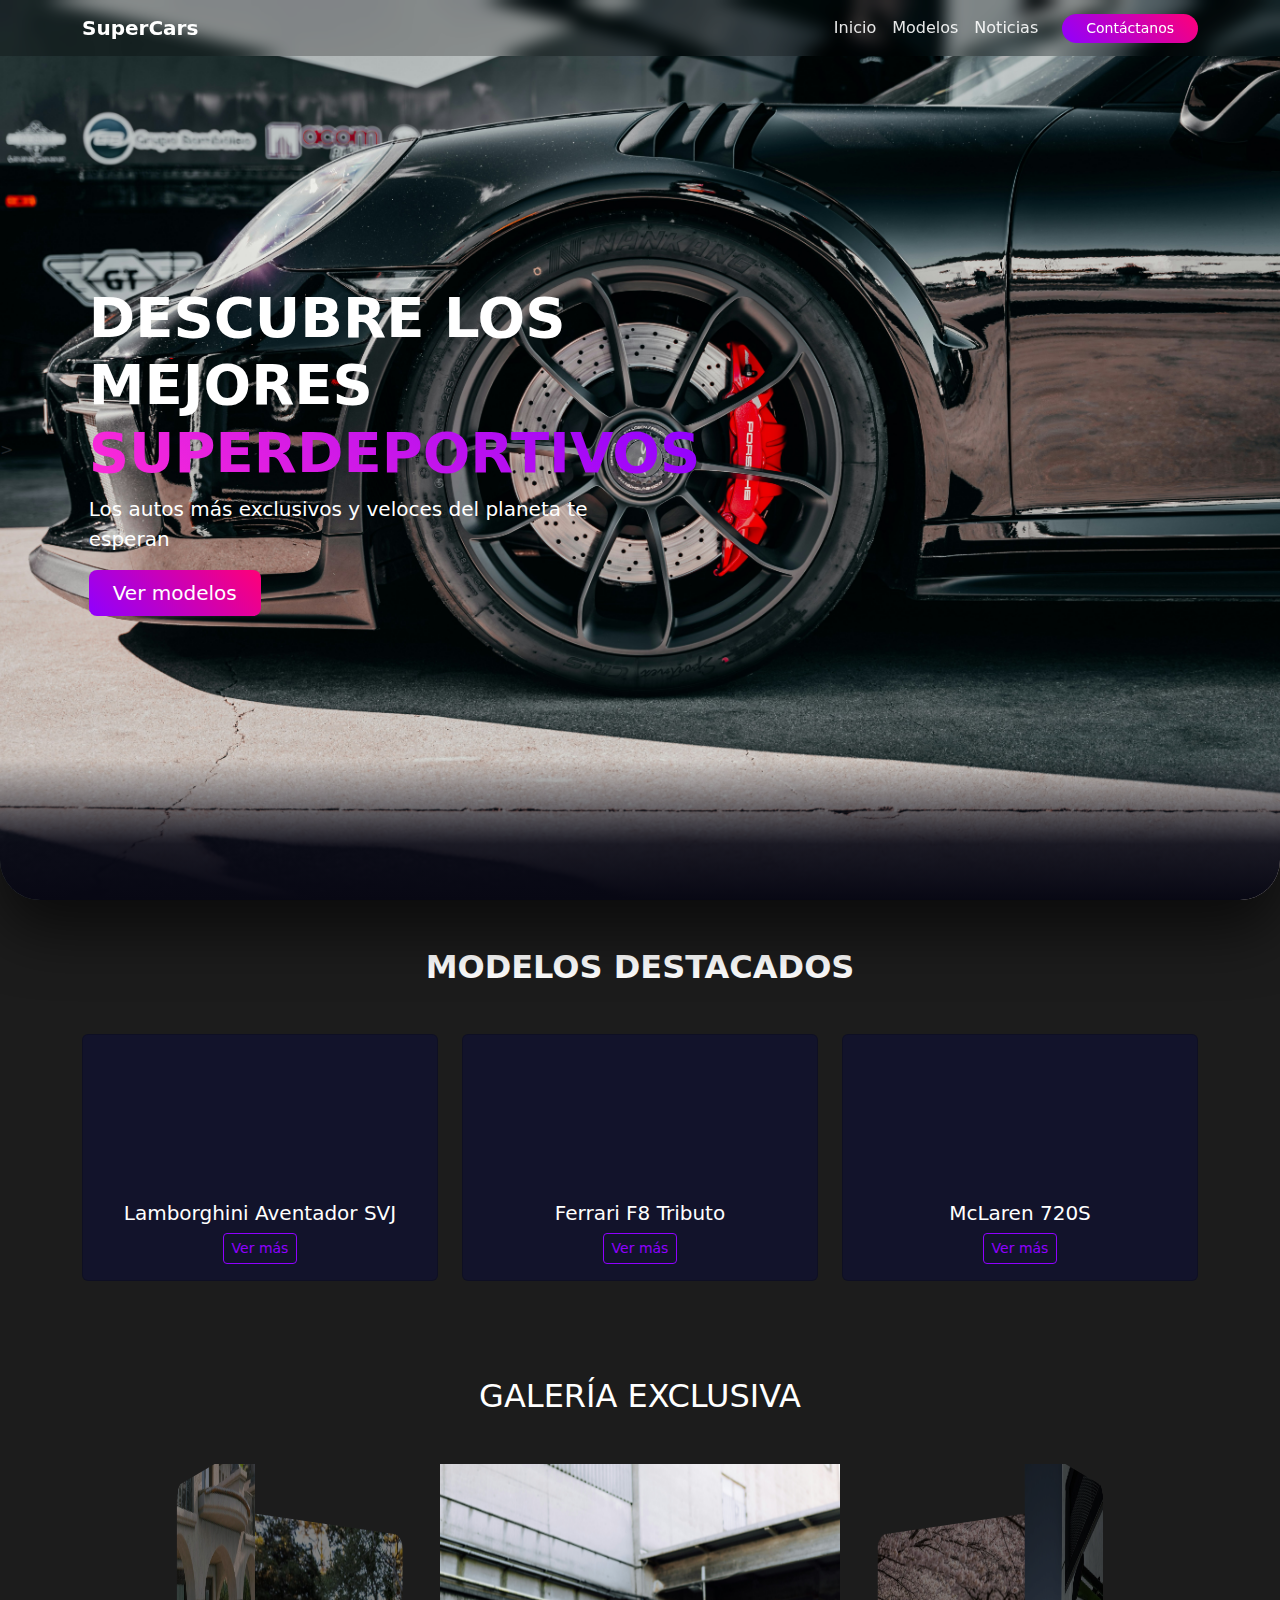
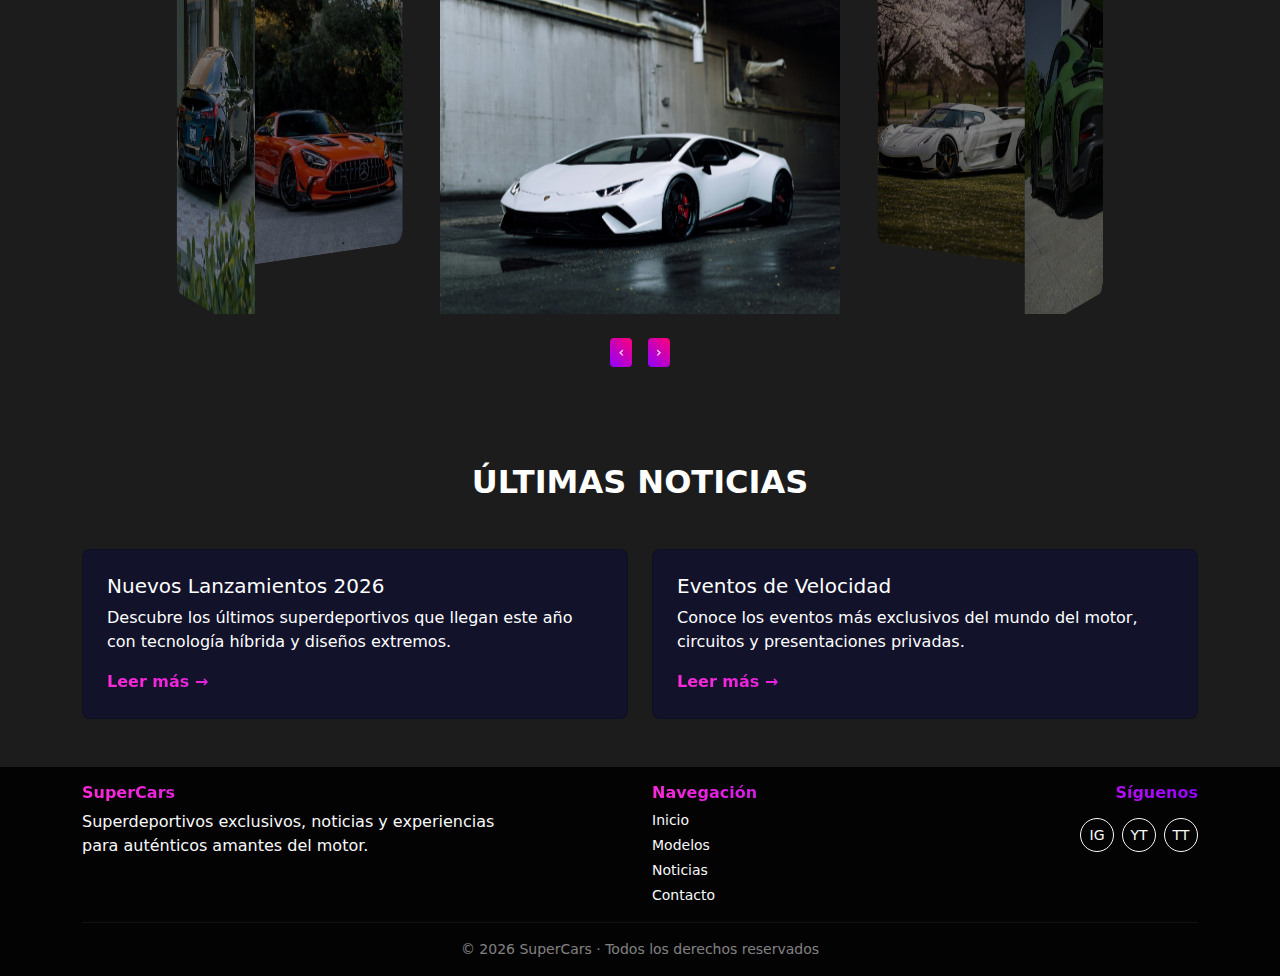
<file: index.html>
<!DOCTYPE html>
<html lang="es">
  <head>
    <meta charset="UTF-8" />
    <title>SuperCars</title>
    <meta name="viewport" content="width=device-width, initial-scale=1" />
    <!-- Bootstrap -->
    <link
      href="https://cdn.jsdelivr.net/npm/bootstrap@5.3.2/dist/css/bootstrap.min.css"
      rel="stylesheet"
    />
    <script src="Js/offcanva.js"></script>
    <script src="Js/carrusel.js"></script>
    <!-- CSS -->
    <link rel="stylesheet" href="css/style.css" />
  </head>
  <body>
    <!-- NAVBAR -->
    <nav
      class="navbar navbar-expand-lg navbar-dark fixed-top navbar-transparent"
    >
      <div class="container">
        <a class="navbar-brand fw-bold" href="index.html">SuperCars</a>
        <button
          class="navbar-toggler"
          type="button"
          data-bs-toggle="collapse"
          data-bs-target="#navbarNav"
        >
          <span class="navbar-toggler-icon"></span>
        </button>
        <div class="collapse navbar-collapse" id="navbarNav">
          <ul class="navbar-nav ms-auto align-items-lg-center">
            <li class="nav-item">
              <a class="nav-link" href="index.html">Inicio</a>
            </li>
            <li class="nav-item">
              <a class="nav-link" href="paginas/modelos.html">Modelos</a>
            </li>
            <li class="nav-item">
              <a class="nav-link" href="paginas/noticias.html">Noticias</a>
            </li>
            <li class="nav-item ms-lg-3">
              <a
                class="btn btn-gradient btn-sm rounded-pill px-4"
                href="paginas/contacto-cuestionario.html"
              >
                Contáctanos
              </a>
            </li>
          </ul>
        </div>
      </div>
    </nav>
    <!-- HERO -->
    <section
      class="hero-image vh-100 position-relative overflow-hidden d-flex align-items-center">
    >
      <div class="hero-overlay position-absolute w-100 h-100"></div>
      <div class="container position-relative">
        <div class="row">
          <div class="col-lg-6 text-white">
            <h1 class="display-4 fw-bold text-uppercase">
              Descubre los mejores<br />
              <span class="text-gradient">Superdeportivos</span>
            </h1>
            <p class="lead">
              Los autos más exclusivos y veloces del planeta te esperan
            </p>
            <a href="#modelos" class="btn btn-gradient btn-lg px-4">
              Ver modelos
            </a>
          </div>
        </div>
      </div>
    </section>
    <!-- MODELOS DESTACADOS -->
    <section class="py-5 text-white" id="modelos">
      <div class="container">
        <h2 class="text-center fw-bold">MODELOS DESTACADOS</h2>
        <div class="row g-4 mt-4">
          <!-- CARD -->
          <div class="col-md-4">
            <div class="card car-card">
              <video class="card-img-top" autoplay muted loop playsinline>
                <source
                  src="https://res.cloudinary.com/doiaqcxy9/video/upload/q_auto,f_auto,w_960/lambo_a9ven2.mp4"
                />
              </video>
              <div class="card-body text-center">
                <h5>Lamborghini Aventador SVJ</h5>
                <button
                  class="btn btn-outline-gradient btn-sm"
                  data-bs-toggle="offcanvas"
                  data-bs-target="#offcanvasCar"
                  data-title="Lamborghini Aventador"
                  data-video="videos/7727416-hd_1920_1080_25fps.mp4"
                  data-desc="Superdeportivo V12 con diseño extremo y prestaciones de alto nivel."
                  data-specs="Motor V12|0–100 km/h: 2.9s|Velocidad máx: 350 km/h"
                >
                  Ver más
                </button>
              </div>
            </div>
          </div>
          <!-- CARD -->
          <div class="col-md-4">
            <div class="card car-card">
              <video class="card-img-top" autoplay muted loop playsinline>
                <source
                  src="https://res.cloudinary.com/doiaqcxy9/video/upload/q_auto,f_auto,w_960/ferrari_rsmypt.mp4"
                  type="video/mp4"
                />
              </video>
              <div class="card-body text-center">
                <h5>Ferrari F8 Tributo</h5>
                <button
                  class="btn btn-outline-gradient btn-sm"
                  data-bs-toggle="offcanvas"
                  data-bs-target="#offcanvasCar"
                  data-title="Ferrari F8 Tributo"
                  data-video="videos/8443861-uhd_3840_2160_30fps.mp4"
                  data-desc="Deportivo italiano con motor V8 biturbo y aerodinámica avanzada."
                  data-specs="Motor V8|0–100 km/h: 2.8s|Velocidad máx: 340 km/h"
                >
                  Ver más
                </button>
              </div>
            </div>
          </div>
          <!-- CARD -->
          <div class="col-md-4">
            <div class="card car-card">
              <video class="card-img-top" autoplay muted loop playsinline>
                <source
                  src="https://res.cloudinary.com/doiaqcxy9/video/upload/q_auto,f_auto,w_960/mcLaren_e2hqgo.mp4"
                />
              </video>
              <div class="card-body text-center">
                <h5>McLaren 720S</h5>
                <button
                  class="btn btn-outline-gradient btn-sm"
                  data-bs-toggle="offcanvas"
                  data-bs-target="#offcanvasCar"
                  data-title="McLaren 720S"
                  data-video="videos/13127658_1920_1080_24fps.mp4"
                  data-desc="Superdeportivo británico ligero y extremadamente rápido."
                  data-specs="Motor V8|0–100 km/h: 2.9s|Velocidad máx: 341 km/h"
                >
                  Ver más
                </button>
              </div>
            </div>
          </div>
        </div>
      </div>
    </section>
    <!-- GALERÍA / CARRUSEL 3D -->
    <section class="py-5 text-white">
      <div class="container text-center">
        <h2 class="section-title mb-5">GALERÍA EXCLUSIVA</h2>
        <div class="carousel-3d">
          <div class="carousel-track">
            <div class="carousel-card"><img src="martin-katler-oAY3Fd8suw0-unsplash.jpg" /></div>
            <div class="carousel-card"><img src="imgs/porsche.jpg" /></div>
            <div class="carousel-card"><img src="imgs/jesko.jpg" /></div>
            <div class="carousel-card"><img src="imgs/f40.jpg" /></div>
            <div class="carousel-card"><img src="imgs/amg.jpg" /></div>
            <div class="carousel-card"><img src="imgs/bmwm8.jpg" /></div>
          </div>
        </div>
        <div class="d-flex justify-content-center gap-3 mt-4">
          <button class="btn btn-gradient btn-sm" id="prev">‹</button>
          <button class="btn btn-gradient btn-sm" id="next">›</button>
        </div>
      </div>
    </section>
    <!-- NOTICIAS -->
    <section class="py-5 text-white">
      <div class="container">
        <h2 class="text-center fw-bold">ÚLTIMAS NOTICIAS</h2>
        <div class="row mt-4 g-4">
          <div class="col-md-6">
            <div class="card bg-panel text-white p-4 rounded-3 h-100">
              <h5>Nuevos Lanzamientos 2026</h5>
              <p>
                Descubre los últimos superdeportivos que llegan este año con
                tecnología híbrida y diseños extremos.
              </p>
              <a href="paginas/noticias.html" class="text-gradient fw-semibold">
                Leer más →
              </a>
            </div>
          </div>
          <div class="col-md-6">
            <div class="card bg-panel text-white p-4 rounded-3 h-100">
              <h5>Eventos de Velocidad</h5>
              <p>
                Conoce los eventos más exclusivos del mundo del motor, circuitos
                y presentaciones privadas.
              </p>
              <a href="paginas/noticias.html" class="text-gradient fw-semibold">
                Leer más →
              </a>
            </div>
          </div>
        </div>
      </div>
    </section>
    <!-- FOOTER -->
<!-- FOOTER -->
<footer class="py-3 text-secondary footer black footer-dark">
  <div class="container">
    <div class="row gy-4 align-items-start text-center text-lg-start">

      <!-- MARCA -->
      <div class="col-12 col-lg-5">
        <h6 class="fw-bold text-gradient mb-2">SuperCars</h6>
        <p class="text-light mb-0">
          Superdeportivos exclusivos, noticias y experiencias para auténticos amantes del motor.
        </p>
      </div>

      <!-- NAVEGACIÓN (un poco más a la derecha en PC) -->
      <div class="col-6 col-lg-3 offset-lg-1">
        <h6 class="fw-bold text-gradient mb-2">Navegación</h6>
        <ul class="list-unstyled small mb-0">
          <li class="mb-1"><a href="index.html" class="text-light text-decoration-none link-light">Inicio</a></li>
          <li class="mb-1"><a href="paginas/modelos.html" class="text-light text-decoration-none link-light">Modelos</a></li>
          <li class="mb-1"><a href="paginas/noticias.html" class="text-light text-decoration-none link-light">Noticias</a></li>
          <li><a href="paginas/contacto-cuestionario.html" class="text-light text-decoration-none link-light">Contacto</a></li>
        </ul>
      </div>

      <!-- REDES -->
      <div class="col-6 col-lg-3 text-lg-end">
        <h6 class="fw-bold text-gradient mb-2">Síguenos</h6>
        <div class="d-flex justify-content-center justify-content-lg-end gap-2 mt-3">
          <a href="#" class="btn btn-outline-light btn-sm rounded-circle p-1 lh-1">IG</a>
          <a href="#" class="btn btn-outline-light btn-sm rounded-circle p-1 lh-1">YT</a>
          <a href="#" class="btn btn-outline-light btn-sm rounded-circle p-1 lh-1">TT</a>
        </div>
      </div>

    </div>

    <hr class="border-light border-opacity-25 my-3" />

    <div class="text-center text-white-50 small">
      © 2026 SuperCars · Todos los derechos reservados
    </div>
  </div>
</footer>


    <!-- OFFCANVAS -->
    <div
      class="offcanvas offcanvas-center text-bg-dark"
      tabindex="-1"
      id="offcanvasCar"
    >
      <div class="offcanvas-header">
        <h5 class="offcanvas-title" id="offcanvasTitle"></h5>
        <button
          class="btn-close btn-close-white"
          data-bs-dismiss="offcanvas"
        ></button>
      </div>
      <div class="offcanvas-body">
        <!-- Mostrar descripción y especificaciones primero para que el usuario vea la info sin necesidad de bajar -->
        <p id="offcanvasDesc"></p>
        <ul class="list-group list-group-flush mb-3" id="offcanvasSpecs"></ul>
        <!-- Botón Contactar centrado dentro del área de información -->
        <div class="d-flex justify-content-center mb-3">
          <a
            href="paginas/contacto-cuestionario.html"
            class="btn btn-gradient rounded-pill px-4"
            >Contactar</a
          >
        </div>
        <!-- Video a continuación (opcional de ver) -->
        <video
          id="offcanvasVideo"
          class="w-100 rounded mt-2 mb-2"
          autoplay
          muted
          loop
          playsinline
        >
          <source src="" type="video/mp4" />
        </video>
      </div>
    </div>
    <!-- SCRIPTS -->
    <script src="https://cdn.jsdelivr.net/npm/bootstrap@5.3.2/dist/js/bootstrap.bundle.min.js"></script>
  </body>
</html>
</file>
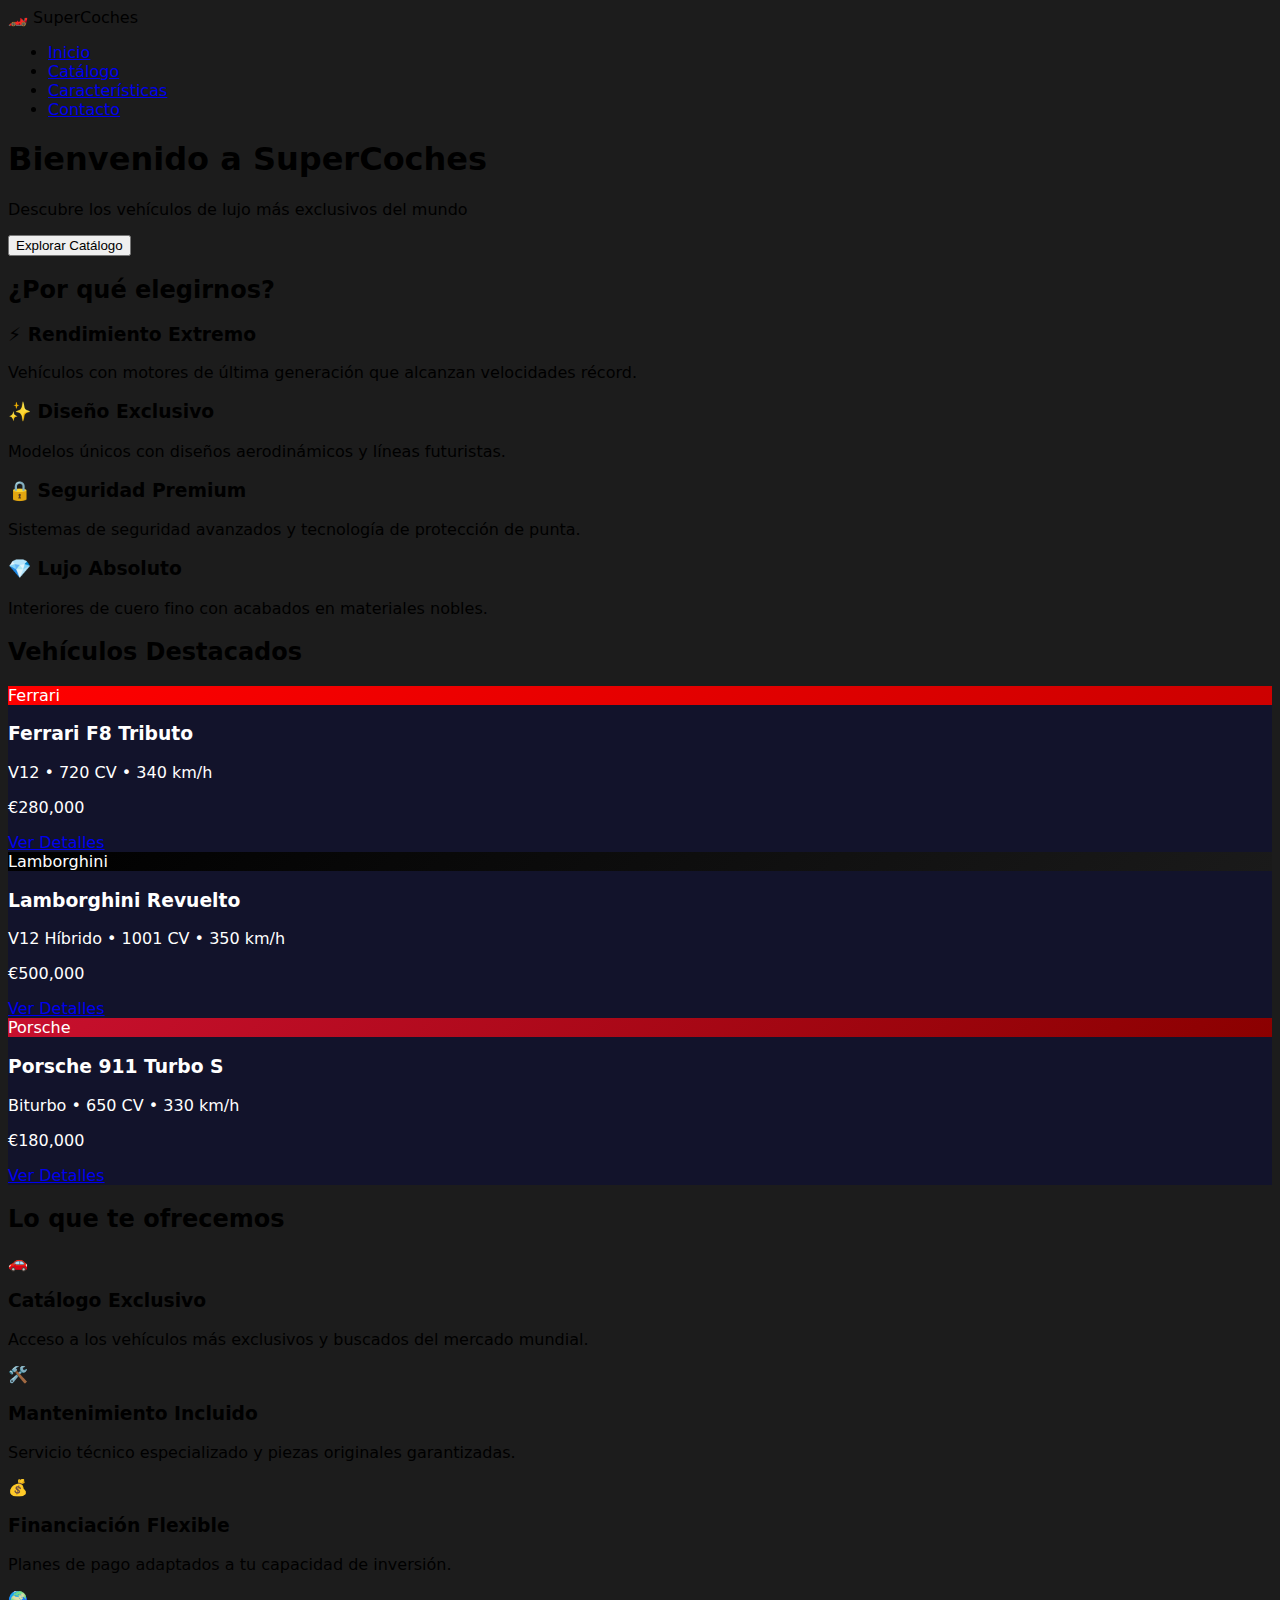
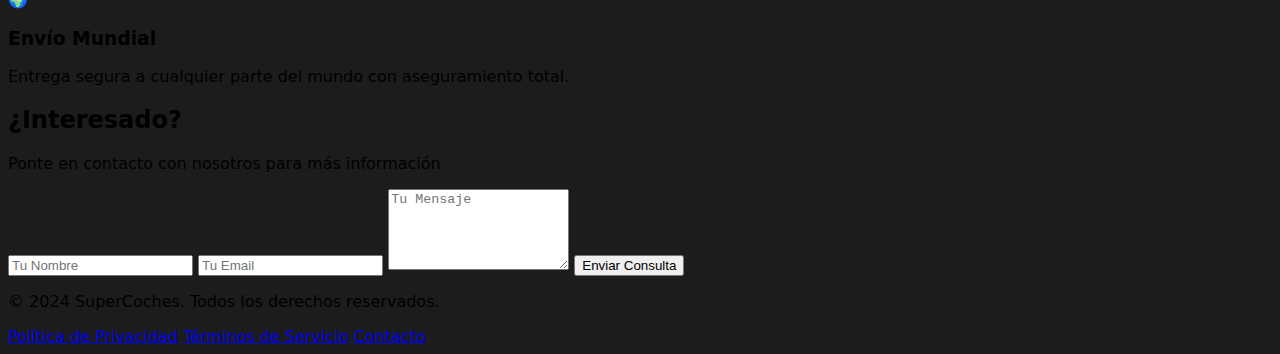
<file: pag/Inicio.html>
<!DOCTYPE html>
<html lang="es">
<head>
    <meta charset="UTF-8">
    <meta name="viewport" content="width=device-width, initial-scale=1.0">
    <title>SuperCoches - Los Mejores Vehículos de Lujo</title>
    <link rel="stylesheet" href="../css/style.css">
</head>
<body>
    <!-- Navegación -->
    <nav class="navbar">
        <div class="nav-container">
            <div class="logo">🏎️ SuperCoches</div>
            <ul class="nav-menu">
                <li><a href="#inicio">Inicio</a></li>
                <li><a href="#catalogo">Catálogo</a></li>
                <li><a href="#caracteristicas">Características</a></li>
                <li><a href="#contacto">Contacto</a></li>
            </ul>
        </div>
    </nav>

    <!-- Hero Section -->
    <header id="inicio" class="hero">
        <div class="hero-content">
            <h1>Bienvenido a SuperCoches</h1>
            <p>Descubre los vehículos de lujo más exclusivos del mundo</p>
            <button class="btn-primary">Explorar Catálogo</button>
        </div>
    </header>

    <!-- Sección de Introducción -->
    <section class="intro">
        <div class="container">
            <h2>¿Por qué elegirnos?</h2>
            <div class="intro-grid">
                <div class="intro-card">
                    <h3>⚡ Rendimiento Extremo</h3>
                    <p>Vehículos con motores de última generación que alcanzan velocidades récord.</p>
                </div>
                <div class="intro-card">
                    <h3>✨ Diseño Exclusivo</h3>
                    <p>Modelos únicos con diseños aerodinámicos y líneas futuristas.</p>
                </div>
                <div class="intro-card">
                    <h3>🔒 Seguridad Premium</h3>
                    <p>Sistemas de seguridad avanzados y tecnología de protección de punta.</p>
                </div>
                <div class="intro-card">
                    <h3>💎 Lujo Absoluto</h3>
                    <p>Interiores de cuero fino con acabados en materiales nobles.</p>
                </div>
            </div>
        </div>
    </section>

    <!-- Sección de Catálogo Destacado -->
    <section id="catalogo" class="featured-cars">
        <div class="container">
            <h2>Vehículos Destacados</h2>
            <div class="cars-grid">
                <div class="car-card">
                    <div class="car-image" style="background: linear-gradient(135deg, #ff0000, #cc0000);">
                        <span class="car-label">Ferrari</span>
                    </div>
                    <div class="car-info">
                        <h3>Ferrari F8 Tributo</h3>
                        <p class="specs">V12 • 720 CV • 340 km/h</p>
                        <p class="price">€280,000</p>
                        <a href="#" class="btn-secondary">Ver Detalles</a>
                    </div>
                </div>

                <div class="car-card">
                    <div class="car-image" style="background: linear-gradient(135deg, #000000, #1a1a1a);">
                        <span class="car-label">Lamborghini</span>
                    </div>
                    <div class="car-info">
                        <h3>Lamborghini Revuelto</h3>
                        <p class="specs">V12 Híbrido • 1001 CV • 350 km/h</p>
                        <p class="price">€500,000</p>
                        <a href="#" class="btn-secondary">Ver Detalles</a>
                    </div>
                </div>

                <div class="car-card">
                    <div class="car-image" style="background: linear-gradient(135deg, #c8102e, #8b0000);">
                        <span class="car-label">Porsche</span>
                    </div>
                    <div class="car-info">
                        <h3>Porsche 911 Turbo S</h3>
                        <p class="specs">Biturbo • 650 CV • 330 km/h</p>
                        <p class="price">€180,000</p>
                        <a href="#" class="btn-secondary">Ver Detalles</a>
                    </div>
                </div>
            </div>
        </div>
    </section>

    <!-- Sección de Características -->
    <section id="caracteristicas" class="features">
        <div class="container">
            <h2>Lo que te ofrecemos</h2>
            <div class="features-list">
                <div class="feature-item">
                    <span class="feature-icon">🚗</span>
                    <h3>Catálogo Exclusivo</h3>
                    <p>Acceso a los vehículos más exclusivos y buscados del mercado mundial.</p>
                </div>
                <div class="feature-item">
                    <span class="feature-icon">🛠️</span>
                    <h3>Mantenimiento Incluido</h3>
                    <p>Servicio técnico especializado y piezas originales garantizadas.</p>
                </div>
                <div class="feature-item">
                    <span class="feature-icon">💰</span>
                    <h3>Financiación Flexible</h3>
                    <p>Planes de pago adaptados a tu capacidad de inversión.</p>
                </div>
                <div class="feature-item">
                    <span class="feature-icon">🌍</span>
                    <h3>Envío Mundial</h3>
                    <p>Entrega segura a cualquier parte del mundo con aseguramiento total.</p>
                </div>
            </div>
        </div>
    </section>

    <!-- Sección de Contacto -->
    <section id="contacto" class="contact">
        <div class="container">
            <h2>¿Interesado?</h2>
            <p>Ponte en contacto con nosotros para más información</p>
            <form class="contact-form">
                <input type="text" placeholder="Tu Nombre" required>
                <input type="email" placeholder="Tu Email" required>
                <textarea placeholder="Tu Mensaje" rows="5" required></textarea>
                <button type="submit" class="btn-primary">Enviar Consulta</button>
            </form>
        </div>
    </section>

    <!-- Footer -->
    <footer class="footer">
        <div class="container">
            <p>&copy; 2024 SuperCoches. Todos los derechos reservados.</p>
            <div class="footer-links">
                <a href="#">Política de Privacidad</a>
                <a href="#">Términos de Servicio</a>
                <a href="#">Contacto</a>
            </div>
        </div>
    </footer>
</body>
</html>
</file>
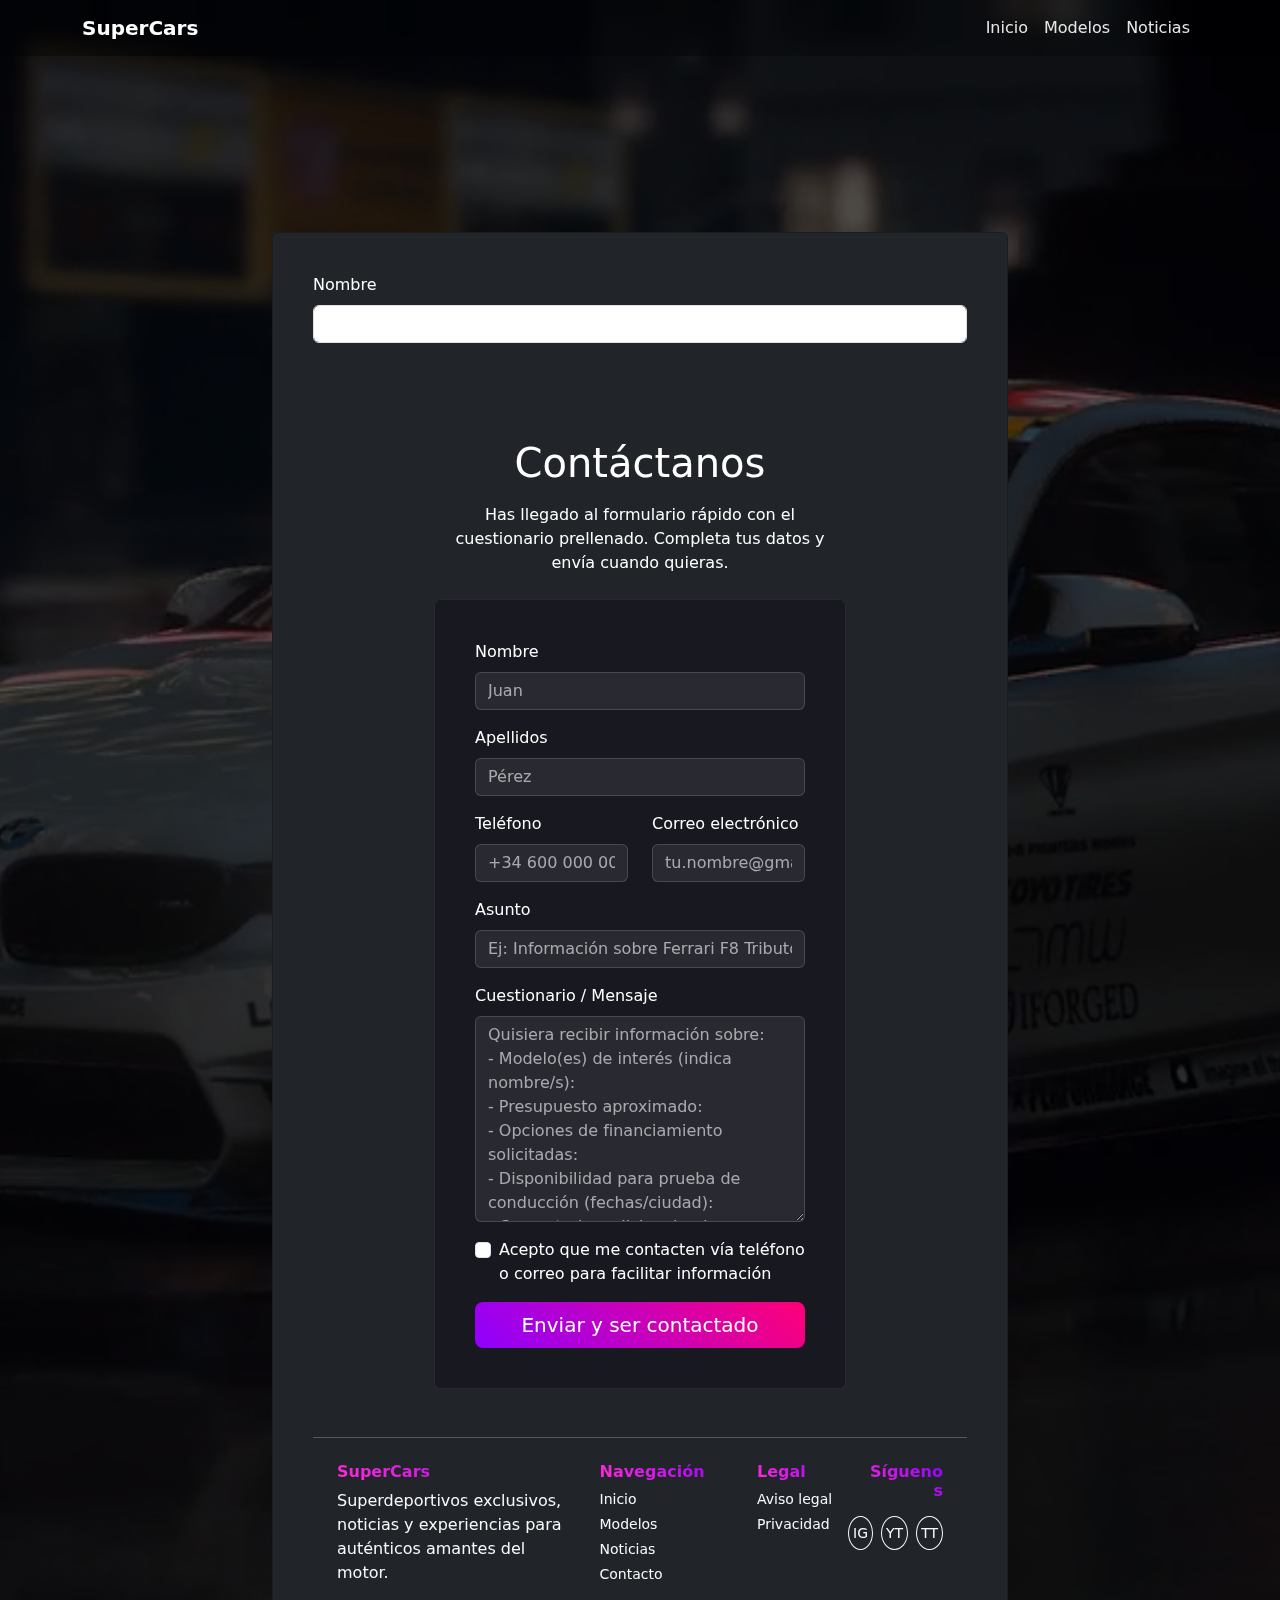
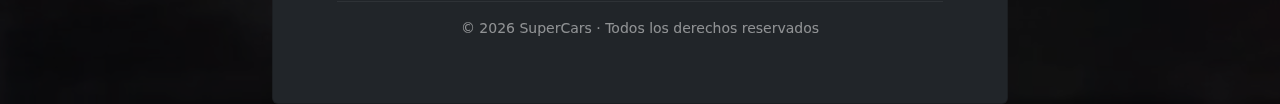
<file: paginas/contacto-cuestionario.html>
<!DOCTYPE html>
<html lang="es">

<head>
    <meta charset="utf-8" />
    <title>Contacto - Cuestionario | SuperDeportivos</title>
    <meta name="viewport" content="width=device-width, initial-scale=1" />

    <!-- Bootstrap 5 -->
    <link href="https://cdn.jsdelivr.net/npm/bootstrap@5.3.2/dist/css/bootstrap.min.css" rel="stylesheet" />

    <!-- Custom CSS -->
    <link href="../css/style.css" rel="stylesheet" />
</head>

<body>
    <!-- VIDEO BACKGROUND WRAPPER -->
    <section class="video-bg">
        <video autoplay muted loop playsinline>
            <source src="../bmwMejor.mp4" type="video/mp4" />
        </video>

        <div class="video-overlay"></div>

        <!-- NAV -->
        <nav class="navbar navbar-expand-lg navbar-dark fixed-top navbar-transparent">
            <div class="container">
                <a class="navbar-brand fw-bold" href="index.optimizado.html">SuperCars</a>
                <button class="navbar-toggler" type="button" data-bs-toggle="collapse" data-bs-target="#navbarNav">
                    <span class="navbar-toggler-icon"></span>
                </button>

    <div class="collapse navbar-collapse" id="menu">
      <ul class="navbar-nav ms-auto">
        <li class="nav-item"><a class="nav-link" href="../index.html">Inicio</a></li>
        <li class="nav-item"><a class="nav-link" href="../paginas/modelos.html">Modelos</a></li>
        <li class="nav-item"><a class="nav-link" href="../paginas/noticias.html">Noticias</a></li>

      </ul>
    </div>
  </div>
</nav>
                <div class="collapse navbar-collapse" id="navbarNav">
                    <ul class="navbar-nav ms-auto align-items-lg-center">
                        <li class="nav-item">
                            <a class="nav-link fw-medium" href="../index.html">Inicio</a>
                        </li>
                        <li class="nav-item">
                            <a class="nav-link fw-medium" href="../paginas/modelos.html">Modelos</a>
                        </li>
                        <li class="nav-item">
                            <a class="nav-link fw-medium" href="../paginas/noticias.html">Noticias</a>
                        </li>
                        <li class="nav-item ms-lg-3">
                            <a class="btn btn-gradient btn-sm rounded-pill px-4"
                                href="../paginas/contacto-cuestionario.html">
                                Contáctanos
                            </a>
                        </li>
                    </ul>
                </div>
            </div>
        </nav>

<!-- CONTENIDO PRINCIPAL -->
<main class="container mt-5 pt-5">
  <div class="row justify-content-center">
    <div class="col-lg-8">
  <h1 class="text-center mb-3 text-white">Contáctanos</h1>
  <p class="text-center text-white mb-4">Has llegado al formulario rápido con el cuestionario prellenado. Completa tus datos y envía cuando quieras.</p>

      <!-- Card con formulario -->
      <div class="card bg-dark text-white p-4">
        <div class="card-body">
          <form id="contactForm" action="#" method="get">
            <div class="mb-3">
              <label for="nombre" class="form-label">Nombre</label>
              <input type="text" class="form-control" id="nombre" name="nombre" placeholder="Juan" required>
              <div class="invalid-feedback">Por favor, indica tu nombre.</div>
            </div>
        </nav>

        <!-- CONTENIDO PRINCIPAL (encima del video) -->
        <main class="container position-relative z-1 mt-5 pt-5 py-5">
            <div class="row justify-content-center">
                <div class="col-lg-8">
                    <h1 class="text-center mb-3 text-white">Contáctanos</h1>
                    <p class="text-center text-white mb-4">
                        Has llegado al formulario rápido con el cuestionario prellenado.
                        Completa tus datos y envía cuando quieras.
                    </p>

                    <div class="card bg-glass text-white p-4">
                        <div class="card-body">
                            <form id="contactForm" action="#" method="get">
                                <div class="mb-3">
                                    <label class="form-label" for="nombre">Nombre</label>
                                    <input class="form-control" id="nombre" name="nombre" type="text" placeholder="Juan"
                                        required />
                                    <div class="invalid-feedback">Por favor, indica tu nombre.</div>
                                </div>

                                <div class="mb-3">
                                    <label class="form-label" for="apellidos">Apellidos</label>
                                    <input class="form-control" id="apellidos" name="apellidos" type="text"
                                        placeholder="Pérez" required />
                                    <div class="invalid-feedback">Por favor, indica tus apellidos.</div>
                                </div>

                                <div class="row">
                                    <div class="col-md-6 mb-3">
                                        <label class="form-label" for="telefono">Teléfono</label>
                                        <input class="form-control" id="telefono" name="telefono" type="tel"
                                            placeholder="+34 600 000 000" pattern="[0-9+() -]{6,}" required />
                                        <div class="invalid-feedback">Introduce un teléfono válido.</div>
                                    </div>

                                    <div class="col-md-6 mb-3">
                                        <label class="form-label" for="email">Correo electrónico</label>
                                        <input class="form-control" id="email" name="email" type="email"
                                            placeholder="tu.nombre@gmail.com" required />
                                        <div class="invalid-feedback">Introduce un correo válido.</div>
                                    </div>
                                </div>

                                <div class="mb-3">
                                    <label class="form-label" for="asunto">Asunto</label>
                                    <input class="form-control" id="asunto" name="asunto" type="text"
                                        placeholder="Ej: Información sobre Ferrari F8 Tributo" />
                                </div>

                                <div class="mb-3">
                                    <label class="form-label" for="mensaje">Cuestionario / Mensaje</label>
                                    <textarea class="form-control" id="mensaje" name="mensaje" rows="8" required
                                        placeholder="Quisiera recibir información sobre:
- Modelo(es) de interés (indica nombre/s):
- Presupuesto aproximado:
- Opciones de financiamiento solicitadas:
- Disponibilidad para prueba de conducción (fechas/ciudad):
- Comentarios adicionales / preguntas:"></textarea>
                                    <div class="invalid-feedback">Cuéntanos brevemente qué necesitas.</div>
                                </div>

                                <div class="mb-3 form-check">
                                    <input class="form-check-input" id="consent" type="checkbox" required />
                                    <label class="form-check-label" for="consent">
                                        Acepto que me contacten vía teléfono o correo para facilitar información
                                    </label>
                                    <div class="invalid-feedback">Debes aceptar para que podamos contactarte.</div>
                                </div>

                                <div class="d-grid">
                                    <button class="btn btn-gradient btn-lg" type="submit">
                                        Enviar y ser contactado
                                    </button>
                                </div>
                            </form>
                        </div>
                    </div>

                  
                </div>
            </div>
        </main>

        <!-- FOOTER TRANSPARENTE (video visible detrás) -->
<footer class="container-fluid text-white border-top border-light border-opacity-25 py-4 position-relative z-1">
    <div class="container">
        <div class="row gy-4 align-items-start">

            <!-- MARCA -->
            <div class="col-lg-5">
                <h6 class="fw-bold text-gradient mb-2">SuperCars</h6>
                <p class="text-light mb-0">
                    Superdeportivos exclusivos, noticias y experiencias
                    para auténticos amantes del motor.
                </p>
            </div>

            <!-- NAVEGACIÓN -->
            <div class="col-6 col-lg-3">
                <h6 class="fw-bold text-gradient mb-2">Navegación</h6>
                <ul class="list-unstyled small mb-0">
                    <li class="mb-1">
                        <a href="../index.html"
                            class="text-light text-decoration-none link-light">Inicio</a>
                    </li>
                    <li class="mb-1">
                        <a href="../paginas/modelos.html"
                            class="text-light text-decoration-none link-light">Modelos</a>
                    </li>
                    <li class="mb-1">
                        <a href="../paginas/noticias.html"
                            class="text-light text-decoration-none link-light">Noticias</a>
                    </li>
                    <li>
                        <a href="../paginas/contacto-cuestionario.html"
                            class="text-light text-decoration-none link-light">Contacto</a>
                    </li>
                </ul>
            </div>

            <!-- LEGAL -->
            <div class="col-6 col-lg-2">
                <h6 class="fw-bold text-gradient mb-2">Legal</h6>
                <ul class="list-unstyled small mb-0">
                    <li class="mb-1">
                        <a href="#" class="text-light text-decoration-none link-light">Aviso legal</a>
                    </li>
                    <li>
                        <a href="#" class="text-light text-decoration-none link-light">Privacidad</a>
                    </li>
                </ul>
            </div>

            <!-- REDES -->
            <div class="col-lg-2 text-lg-end text-center">
                <h6 class="fw-bold text-gradient mb-2">Síguenos</h6>
                <div class="d-flex justify-content-center justify-content-lg-end gap-2 mt-3">
                    <a href="#" class="btn btn-outline-light btn-sm rounded-circle p-1 lh-1">IG</a>
                    <a href="#" class="btn btn-outline-light btn-sm rounded-circle p-1 lh-1">YT</a>
                    <a href="#" class="btn btn-outline-light btn-sm rounded-circle p-1 lh-1">TT</a>
                </div>
            </div>

        </div>

        <hr class="border-light border-opacity-25 my-3">

        <div class="text-center text-white-50 small">
            © 2026 SuperCars · Todos los derechos reservados
        </div>
    </div>
</footer>


    </section>

    <script src="https://cdn.jsdelivr.net/npm/bootstrap@5.3.2/dist/js/bootstrap.bundle.min.js"></script>
</body>

</html>
</file>
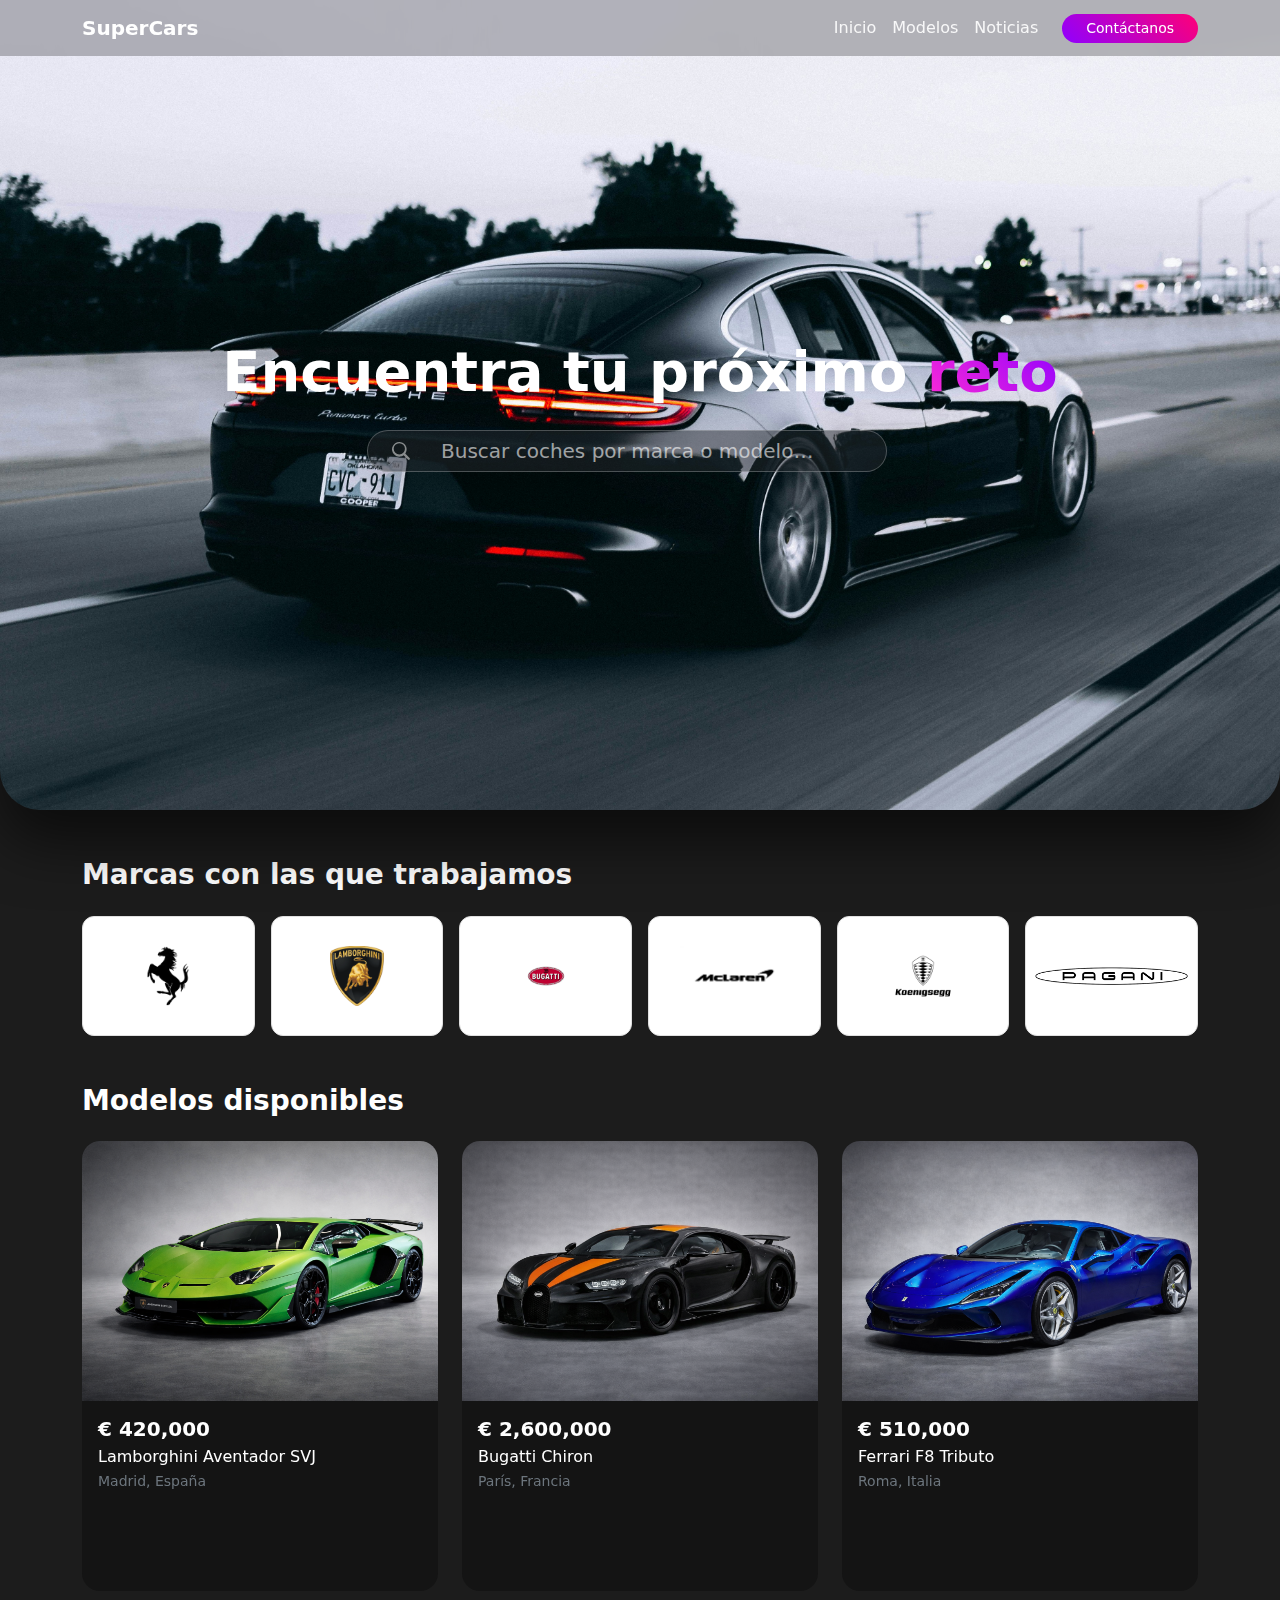
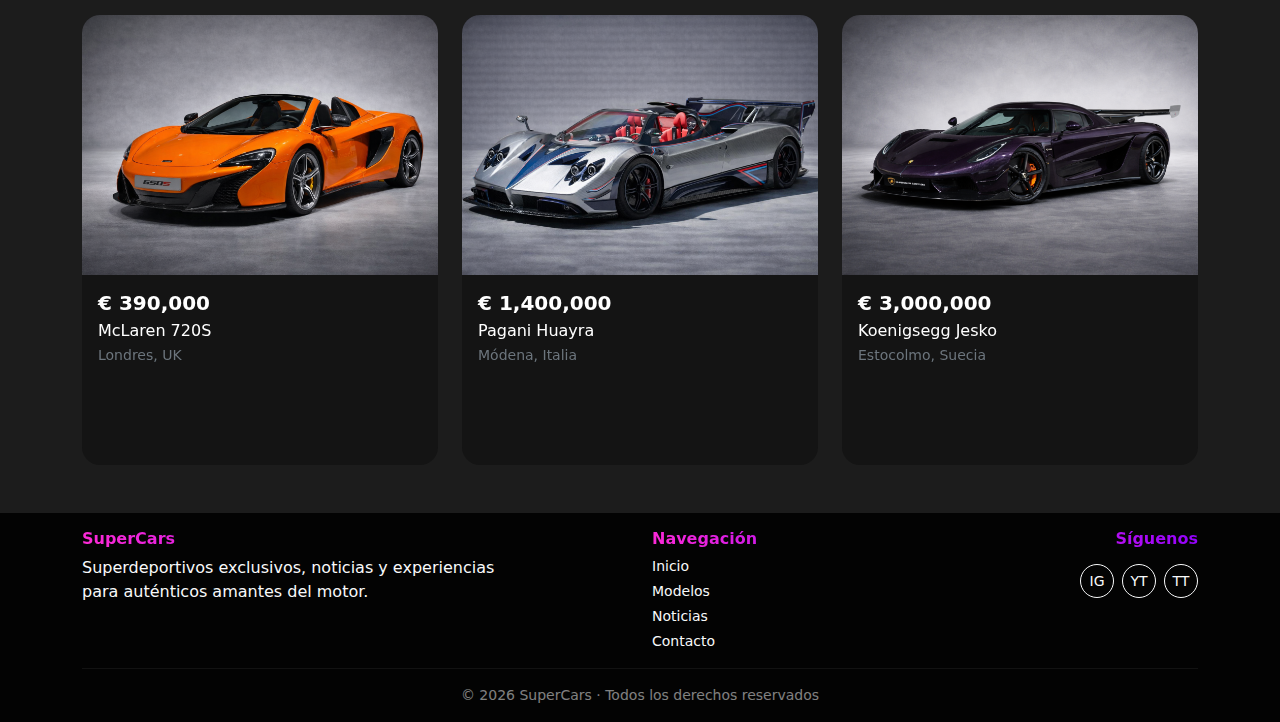
<file: paginas/modelos.html>
<!DOCTYPE html>
<html lang="es">
  <head>
    <meta charset="UTF-8" />
    <title>SuperCars · Modelos</title>
    <meta name="viewport" content="width=device-width, initial-scale=1" />

    <!-- Bootstrap -->
    <link
      href="https://cdn.jsdelivr.net/npm/bootstrap@5.3.2/dist/css/bootstrap.min.css"
      rel="stylesheet"
    />

    <!-- TU CSS -->
    <link rel="stylesheet" href="../css/style.css" />
  </head>

  <body class="text-white">
    <!-- ================= NAVBAR ================= -->
    <nav
      class="navbar navbar-expand-lg navbar-dark navbar-transparent fixed-top py-2"
    >
      <div class="container">
        <!-- IZQUIERDA: LOGO -->
        <a class="navbar-brand fw-bold" href="../index.html">SuperCars</a>

        <!-- BOTÓN MOBILE -->
        <button
          class="navbar-toggler"
          type="button"
          data-bs-toggle="collapse"
          data-bs-target="#navbarNav"
        >
          <span class="navbar-toggler-icon"></span>
        </button>

        <!-- CONTENIDO -->
        <div class="collapse navbar-collapse" id="navbarNav">

          <!-- DERECHA: LINKS -->
          <ul class="navbar-nav ms-lg-auto align-items-lg-center">
            <li class="nav-item">
              <a class="nav-link" href="../index.html">Inicio</a>
            </li>
            <li class="nav-item">
              <a class="nav-link active" href="modelos.html">Modelos</a>
            </li>
            <li class="nav-item">
              <a class="nav-link" href="noticias.html">Noticias</a>
            </li>
            <li class="nav-item ms-lg-3 mt-2 mt-lg-0">
              <a
                class="btn btn-gradient btn-sm rounded-pill px-4"
                href="contacto-cuestionario.html"
                >Contáctanos</a
              >
            </li>
          </ul>
        </div>
      </div>
    </nav>

    <!-- ================= HERO ================= -->
<section class="hero-modelos d-flex align-items-center justify-content-center">
  <div class="container text-center">

    <h1 class="display-4 fw-bold mb-4">
      Encuentra tu próximo <span class="text-gradient">reto</span>
    </h1>

    <!-- BUSCADOR HERO -->
<div class="row justify-content-center mt-3">
  <div class="col-11 col-sm-10 col-md-8 col-lg-6">
    <form role="search" class="nav-search">
      <div class="input-group input-group-lg rounded-pill overflow-hidden shadow-lg border border-light border-opacity-25 bg-dark bg-opacity-50">
        <span class="input-group-text bg-transparent border-0 text-white-50 ps-4">
          <svg xmlns="http://www.w3.org/2000/svg" width="18" height="18" fill="currentColor" viewBox="0 0 16 16">
            <path d="M11.742 10.344a6.5 6.5 0 1 0-1.397 1.398h-.001l3.85 3.85a1 1 0 0 0 1.415-1.414l-3.85-3.85zm-5.242.656a5 5 0 1 1 0-10 5 5 0 0 1 0 10z"/>
          </svg>
        </span>

    <input
  type="text"
  inputmode="search"
  class="form-control bg-transparent border-0 text-white pe-4 nav-search-input"
  placeholder="Buscar coches por marca o modelo…"
  aria-label="Buscar"
  autocomplete="off"
/>
      </div>
    </form>
  </div>
</div>
  </div>
</section>

    <!-- ================= LOGOS MARCAS ================= -->
    <section class="py-5">
      <div class="container">
        <h3 class="fw-bold mb-4">Marcas con las que trabajamos</h3>

        <div class="row g-3 text-center">
          <div class="col-6 col-md-3 col-lg-2">
            <div
              class="brand-card d-flex justify-content-center align-items-center"
              style="background: #ffffff; border-radius: 12px"
            >
              <img src="../imgs/ferrari_logo.png" alt="Ferrari" />
            </div>
          </div>

          <div class="col-6 col-md-3 col-lg-2">
            <div
              class="brand-card d-flex justify-content-center align-items-center"
              style="background: #ffffff; border-radius: 12px"
            >
              <img src="../imgs/Lamborghini_logo.png" alt="Lamborghini" />
            </div>
          </div>

          <div class="col-6 col-md-3 col-lg-2">
            <div
              class="brand-card d-flex justify-content-center align-items-center"
              style="background: #ffffff; border-radius: 12px"
            >
              <img src="../imgs/bugatty_logo.webp" alt="Bugatti" />
            </div>
          </div>

          <div class="col-6 col-md-3 col-lg-2">
            <div
              class="brand-card d-flex justify-content-center align-items-center"
              style="background: #ffffff; border-radius: 12px"
            >
              <img src="../imgs/mclaren_logo.png" alt="McLaren" />
            </div>
          </div>

          <div class="col-6 col-md-3 col-lg-2">
            <div
              class="brand-card d-flex justify-content-center align-items-center"
              style="background: #ffffff; border-radius: 12px"
            >
              <img src="../imgs/Koenigsegg_logo.png" alt="Koenigsegg" />
            </div>
          </div>

          <div class="col-6 col-md-3 col-lg-2">
            <div
              class="brand-card d-flex justify-content-center align-items-center"
              style="background: #ffffff; border-radius: 12px"
            >
              <img src="../imgs/pagani1_logo.png" alt="Pagani" />
            </div>
          </div>
        </div>
      </div>
    </section>

    <!-- ================= MODELOS ================= -->
    <section class="pb-5">
      <div class="container">
        <h3 class="fw-bold mb-4">Modelos disponibles</h3>

        <div class="row g-4">
          <div class="col-md-6 col-lg-4" id="lamborghini-aventador">
            <div class="car-card-container h-100" style="perspective: 1000px; position: relative; width: 100%; height: 100%; min-height: 450px;">
              <div
                class="car-card h-100"
                style="
                  background: #141414;
                  border-radius: 18px;
                  width: 100%;
                  height: 100%;
                  backface-visibility: hidden;
                  transition: transform 0.6s;
                  overflow: hidden;
                "
              >
                <div class="car-card-image-wrapper position-relative">
                  <img
                    src="../imgs/lambo_imagen.png"
                    alt="Lamborghini Aventador SVJ"
                  />
                  <div class="car-card-overlay">
                    <button class="btn btn-outline-light fw-semibold px-4 py-2 small rounded-2 ver-mas-btn"> Ver más</button>
                  </div>
                </div>
                <div class="p-3">
                  <h5 class="fw-bold mb-1">€ 420,000</h5>
                  <p class="mb-0">Lamborghini Aventador SVJ</p>
                  <small class="text-secondary">Madrid, España</small>
                </div>
              </div>
              <div
                class="car-card-back position-absolute top-0 start-0 w-100 h-100 d-flex flex-column p-4 overflow-auto rounded-4 bg-panel"
                style="
                  backface-visibility: hidden;
                  transition: transform 0.6s;
                  background: #141414;
                "
              >
                <button class="btn-close btn-close-white position-absolute top-0 end-0 mt-2 me-3 shadow-none btn-close-flip" aria-label="Cerrar">
                </button>
                <h5 class="fw-bold mb-2">Especificaciones</h5>
                <ul class="list-unstyled mt-3 small lh-lg">
                  <li><strong>Motor:</strong> V12 6.5L</li>
                  <li><strong>Potencia:</strong> 740 CV</li>
                  <li><strong>0-100 km/h:</strong> 2.9s</li>
                  <li><strong>Velocidad máx:</strong> 350 km/h</li>
                  <li><strong>Cilindros:</strong> 12</li>
                  <li><strong>Transmisión:</strong> Automática 7V</li>
                </ul>
                <h5 class="fw-bold mb-2 mt-3">Descripción</h5>
                <p class="car-description">
                  El Lamborghini Aventador SVJ representa el pico de la
                  ingeniería italiana. Con su diseño aerodinámico extremo, motor
                  V12 naturalmente aspirado y tecnología de última generación,
                  ofrece una experiencia de conducción sin igual. Su carrocería
                  de carbono y su elegante interior deportivo lo convierten en
                  una obra de arte sobre ruedas, combinando lujo y rendimiento
                  extremo.
                </p>
              </div>
            </div>
          </div>

          <div class="col-md-6 col-lg-4" id="bugatti-chiron">
            <div class="car-card-container h-100" style= "perspective: 1000px; position: relative; width: 100%; height: 100%; min-height: 450px;">
              <div
                class="car-card h-100"
                style="
                  background: #141414;
                  border-radius: 18px;
                  width: 100%;
                  height: 100%;
                  backface-visibility: hidden;
                  transition: transform 0.6s;
                  overflow: hidden;
                "
              >
                <div class="car-card-image-wrapper position-relative">
                  <img src="../imgs/bugatty1_imagen.png" alt="Bugatti Chiron" />
                  <div class="car-card-overlay">
                    <button class="btn btn-outline-light fw-semibold px-4 py-2 small rounded-2 ver-mas-btn"> Ver más</button>
                  </div>
                </div>
                <div class="p-3">
                  <h5 class="fw-bold mb-1">€ 2,600,000</h5>
                  <p class="mb-0">Bugatti Chiron</p>
                  <small class="text-secondary">París, Francia</small>
                </div>
              </div>
              <div
                class="car-card-back position-absolute top-0 start-0 w-100 h-100 d-flex flex-column p-4 overflow-auto rounded-4 bg-panel"
                style="
                  backface-visibility: hidden;
                  transition: transform 0.6s;
                  background: #141414;
                "
              >
                <button class="btn-close btn-close-white position-absolute top-0 end-0 mt-2 me-3 shadow-none btn-close-flip" aria-label="Cerrar"></button>
                <h5 class="fw-bold mb-2">Especificaciones</h5>
                <ul class="specs-list ">
                  <li><strong>Motor:</strong> W16 8.0L</li>
                  <li><strong>Potencia:</strong> 1,500 CV</li>
                  <li><strong>0-100 km/h:</strong> 2.4s</li>
                  <li><strong>Velocidad máx:</strong> 490 km/h</li>
                  <li><strong>Cilindros:</strong> 16</li>
                  <li><strong>Transmisión:</strong> Automática 7V</li>
                </ul>
                <h5 class="fw-bold mb-2 mt-3">Descripción</h5>
                <p class="car-description">
                  El Bugatti Chiron es el símbolo absoluto del lujo y la
                  velocidad extrema. Su legendario motor W16 es una joya de
                  ingeniería francesa que propulsa este hiperdeportivo a
                  velocidades sin precedentes. Con acabados de cuero y
                  materiales premium en cada rincón, el Chiron ofrece una
                  combinación inigualable de potencia bruta, confort absoluto y
                  exclusividad sin par en el mundo automotriz.
                </p>
              </div>
            </div>
          </div>

          <div class="col-md-6 col-lg-4" id="ferrari-f8">
            <div class="car-card-container h-100" style="perspective: 1000px; position: relative; width: 100%; height: 100%; min-height: 450px;">
              <div
                class="car-card h-100"
                style="
                  background: #141414;
                  border-radius: 18px;
                  width: 100%;
                  height: 100%;
                  backface-visibility: hidden;
                  transition: transform 0.6s;
                  overflow: hidden;
                "
              >
                <div class="car-card-image-wrapper position-relative">
                  <img
                    src="../imgs/ferrari1_imagen.png"
                    alt="Ferrari F8 Tributo"
                  />
                  <div class="car-card-overlay">
                    <button class="btn btn-outline-light fw-semibold px-4 py-2 small rounded-2 ver-mas-btn"> Ver más</button>
                  </div>
                </div>
                <div class="p-3">
                  <h5 class="fw-bold mb-1">€ 510,000</h5>
                  <p class="mb-0">Ferrari F8 Tributo</p>
                  <small class="text-secondary">Roma, Italia</small>
                </div>
              </div>
              <div
                class="car-card-back position-absolute top-0 start-0 w-100 h-100 d-flex flex-column p-4 overflow-auto rounded-4 bg-panel"
                style="
                  backface-visibility: hidden;
                  transition: transform 0.6s;
                  background: #141414;
                "
              >
                <button class="btn-close btn-close-white position-absolute top-0 end-0 mt-2 me-3 shadow-none btn-close-flip" aria-label="Cerrar">
                </button>
                <h5 class="fw-bold mb-2">Especificaciones</h5>
                <ul class="list-unstyled mt-3 small lh-lg">
                  <li><strong>Motor:</strong> V12 3.9L Biturbo</li>
                  <li><strong>Potencia:</strong> 720 CV</li>
                  <li><strong>0-100 km/h:</strong> 2.9s</li>
                  <li><strong>Velocidad máx:</strong> 340 km/h</li>
                  <li><strong>Cilindros:</strong> 12</li>
                  <li><strong>Transmisión:</strong> Automática 8V</li>
                </ul>
                <h5 class="fw-bold mb-2 mt-3">Descripción</h5>
                <p class="car-description">
                  El Ferrari F8 Tributo es la culminación de décadas de herencia
                  Ferrari. Su icónico diseño rojo italiano combina líneas
                  clásicas con una aerodinámica futurista. El motor V12 biturbo
                  garantiza aceleración aterradora mientras mantiene la
                  elegancia distintiva de la marca de Maranello. Cada detalle,
                  desde la costura del cuero hasta el sistema de suspensión
                  adaptativa, refleja la pasión por la excelencia.
                </p>
              </div>
            </div>
          </div>

          <div class="col-md-6 col-lg-4" id="mclaren-720s">
            <div class="car-card-container h-100" style="perspective: 1000px; position: relative; width: 100%; height: 100%; min-height: 450px;">
              <div
                class="car-card h-100"
                style="
                  background: #141414;
                  border-radius: 18px;
                  width: 100%;
                  height: 100%;
                  backface-visibility: hidden;
                  transition: transform 0.6s;
                  overflow: hidden;
                "
              >
                <div class="car-card-image-wrapper position-relative">
                  <img src="../imgs/mclaren1_imagen.png" alt="McLaren 720S" />
                  <div class="car-card-overlay">
                    <button class="btn btn-outline-light fw-semibold px-4 py-2 small rounded-2 ver-mas-btn"> Ver más</button>
                  </div>
                </div>
                <div class="p-3">
                  <h5 class="fw-bold mb-1">€ 390,000</h5>
                  <p class="mb-0">McLaren 720S</p>
                  <small class="text-secondary">Londres, UK</small>
                </div>
              </div>
              <div
                class="car-card-back position-absolute top-0 start-0 w-100 h-100 d-flex flex-column p-4 overflow-auto rounded-4 bg-panel"
                style="
                  backface-visibility: hidden;
                  transition: transform 0.6s;
                  background: #141414;
                "
              >
                <button class="btn-close btn-close-white position-absolute top-0 end-0 mt-2 me-3 shadow-none btn-close-flip" aria-label="Cerrar"></button>
                <h5 class="fw-bold mb-2">Especificaciones</h5>
                <ul class="list-unstyled mt-3 small lh-lg">
                  <li><strong>Motor:</strong> V8 4.0L Biturbo</li>
                  <li><strong>Potencia:</strong> 710 CV</li>
                  <li><strong>0-100 km/h:</strong> 2.8s</li>
                  <li><strong>Velocidad máx:</strong> 341 km/h</li>
                  <li><strong>Cilindros:</strong> 8</li>
                  <li><strong>Transmisión:</strong> Automática 7V</li>
                </ul>
                <h5 class="fw-bold mb-2 mt-3">Descripción</h5>
                <p class="car-description">
                  El McLaren 720S es la culminación de la experiencia de Fórmula
                  1 en un deportivo de calle. Su estructura de carbono
                  ultraligera y su tecnología de punta heredada de la F1 crean
                  un equilibrio perfecto entre potencia y agilidad. El diseño
                  aerodinámico británico combina funcionalidad extrema con una
                  estética moderna y agresiva, ofreciendo una experiencia de
                  conducción pura y sin compromisos.
                </p>
              </div>
            </div>
          </div>

          <div class="col-md-6 col-lg-4" id="pagani-huayra">
            <div class="car-card-container h-100" style="perspective: 1000px; position: relative; width: 100%; height: 100%; min-height: 450px;">
              <div
                class="car-card h-100"
                style="
                  background: #141414;
                  border-radius: 18px;
                  width: 100%;
                  height: 100%;
                  backface-visibility: hidden;
                  transition: transform 0.6s;
                  overflow: hidden;
                "
              >
                <div class="car-card-image-wrapper position-relative">
                  <img src="../imgs/pagani1_imagen.png" alt="Pagani Huayra" />
                  <div class="car-card-overlay">
                    <button class="btn btn-outline-light fw-semibold px-4 py-2 small rounded-2 ver-mas-btn"> Ver más</button>
                  </div>
                </div>
                <div class="p-3">
                  <h5 class="fw-bold mb-1">€ 1,400,000</h5>
                  <p class="mb-0">Pagani Huayra</p>
                  <small class="text-secondary">Módena, Italia</small>
                </div>
              </div>
              <div
                class="car-card-back position-absolute top-0 start-0 w-100 h-100 d-flex flex-column p-4 overflow-auto rounded-4 bg-panel"
                style="
                  backface-visibility: hidden;
                  transition: transform 0.6s;
                  background: #141414;
                "
              >
                <button class="btn-close btn-close-white position-absolute top-0 end-0 mt-2 me-3 shadow-none btn-close-flip" aria-label="Cerrar"></button>
                <h5 class="fw-bold mb-2">Especificaciones</h5>
                <ul class="list-unstyled mt-3 small lh-lg">
                  <li><strong>Motor:</strong> V12 6.0L Biturbo</li>
                  <li><strong>Potencia:</strong> 730 CV</li>
                  <li><strong>0-100 km/h:</strong> 2.8s</li>
                  <li><strong>Velocidad máx:</strong> 370 km/h</li>
                  <li><strong>Cilindros:</strong> 12</li>
                  <li><strong>Transmisión:</strong> Automática 7V</li>
                </ul>
                <h5 class="fw-bold mb-2 mt-3">Descripción</h5>
                <p class="car-description">
                  El Pagani Huayra es una obra maestra artesanal de ingeniería
                  italiana. Cada unidad es elaborada manualmente con materiales
                  exóticos como la fibra de carbono y el titanio. Su diseño
                  futurista con líneas fluidas y puertas de gaviota crea un
                  espectáculo visual único. Con solo unas pocas unidades
                  producidas, el Huayra representa la exclusividad suprema y la
                  dedicación al perfeccionismo en su forma más pura.
                </p>
              </div>
            </div>
          </div>

          <div class="col-md-6 col-lg-4" id="koenigsegg-jesko">
            <div class="car-card-container h-100" style="perspective: 1000px; position: relative; width: 100%; height: 100%; min-height: 450px;">
              <div
                class="car-card h-100"
                style="
                  background: #141414;
                  border-radius: 18px;
                  width: 100%;
                  height: 100%;
                  backface-visibility: hidden;
                  transition: transform 0.6s;
                  overflow: hidden;
                "
              >
                <div class="car-card-image-wrapper">
                  <img
                    src="../imgs/Koenigsegg2_imagen.png"
                    alt="Koenigsegg Jesko"
                  />
                  <div class="car-card-overlay">
                    <button class="btn btn-outline-light fw-semibold px-4 py-2 small rounded-2 ver-mas-btn"> Ver más</button>
                  </div>
                </div>
                <div class="p-3">
                  <h5 class="fw-bold mb-1">€ 3,000,000</h5>
                  <p class="mb-0">Koenigsegg Jesko</p>
                  <small class="text-secondary">Estocolmo, Suecia</small>
                </div>
              </div>
              <div
                class="car-card-back position-absolute top-0 start-0 w-100 h-100 d-flex flex-column p-4 overflow-auto rounded-4 bg-panel"
                style="
                  backface-visibility: hidden;
                  transition: transform 0.6s;
                  background: #141414;
                "
              >

                <button class="btn-close btn-close-white position-absolute top-0 end-0 mt-2 me-3 shadow-none btn-close-flip" aria-label="Cerrar"></button>
                <h5 class="fw-bold mb-2">Especificaciones</h5>
                <ul class="list-unstyled mt-3 small lh-lg">
                  <li><strong>Motor:</strong> V8 5.0L Biturbo</li>
                  <li><strong>Potencia:</strong> 1,600 CV</li>
                  <li><strong>0-100 km/h:</strong> 2.6s</li>
                  <li><strong>Velocidad máx:</strong> 531 km/h</li>
                  <li><strong>Cilindros:</strong> 8</li>
                  <li><strong>Transmisión:</strong> Automática 7V</li>
                </ul>
                <h5 class="fw-bold mb-2 mt-3">Descripción</h5>
                <p class="car-description">
                  El Koenigsegg Jesko es la innovación sueca llevada al extremo.
                  Con su revolucionario motor V8 biturbo produciendo 1,600 CV,
                  es el hiperdeportivo más potente jamás creado. Su diseño
                  aerodinámico radical y su estructura de grafeno lo hacen
                  extraordinariamente ligero. Con tecnología de vanguardia y un
                  rendimiento sin límites, el Jesko redefine lo que es posible
                  en la automoción de alta performance.
                </p>
              </div>
            </div>
          </div>
        </div>
      </div>
    </section>
<!-- FOOTER -->
<footer class="py-3 text-secondary" style="background: #000000e3">
  <div class="container">
    <div class="row gy-4 align-items-start text-center text-lg-start">

      <!-- MARCA -->
      <div class="col-12 col-lg-5">
        <h6 class="fw-bold text-gradient mb-2">SuperCars</h6>
        <p class="text-light mb-0">
          Superdeportivos exclusivos, noticias y experiencias para auténticos amantes del motor.
        </p>
      </div>

      <!-- NAVEGACIÓN (un poco más a la derecha en PC) -->
      <div class="col-6 col-lg-3 offset-lg-1">
        <h6 class="fw-bold text-gradient mb-2">Navegación</h6>
        <ul class="list-unstyled small mb-0">
          <li class="mb-1"><a href="../index.html" class="text-light text-decoration-none link-light">Inicio</a></li>
          <li class="mb-1"><a href="modelos.html" class="text-light text-decoration-none link-light">Modelos</a></li>
          <li class="mb-1"><a href="noticias.html" class="text-light text-decoration-none link-light">Noticias</a></li>
          <li><a href="contacto-cuestionario.html" class="text-light text-decoration-none link-light">Contacto</a></li>
        </ul>
      </div>

      <!-- REDES -->
      <div class="col-6 col-lg-3 text-lg-end">
        <h6 class="fw-bold text-gradient mb-2">Síguenos</h6>
        <div class="d-flex justify-content-center justify-content-lg-end gap-2 mt-3">
          <a href="#" class="btn btn-outline-light btn-sm rounded-circle p-1 lh-1">IG</a>
          <a href="#" class="btn btn-outline-light btn-sm rounded-circle p-1 lh-1">YT</a>
          <a href="#" class="btn btn-outline-light btn-sm rounded-circle p-1 lh-1">TT</a>
        </div>
      </div>

    </div>

    <hr class="border-light border-opacity-25 my-3" />

    <div class="text-center text-white-50 small">
      © 2026 SuperCars · Todos los derechos reservados
    </div>
  </div>
</footer>

    <script src="https://cdn.jsdelivr.net/npm/bootstrap@5.3.2/dist/js/bootstrap.bundle.min.js"></script>
    <script src="../Js/busqueda.js"></script>
    <script>
      // Flip card functionality
      document.querySelectorAll(".ver-mas-btn").forEach((btn) => {
        btn.addEventListener("click", function () {
          const container = this.closest(".car-card-container");
          container.classList.toggle("flipped");
        });
      });

      document.querySelectorAll(".btn-close-flip").forEach((btn) => {
        btn.addEventListener("click", function () {
          const container = this.closest(".car-card-container");
          container.classList.remove("flipped");
        });
      });
    </script>
  </body>
</html>
</file>
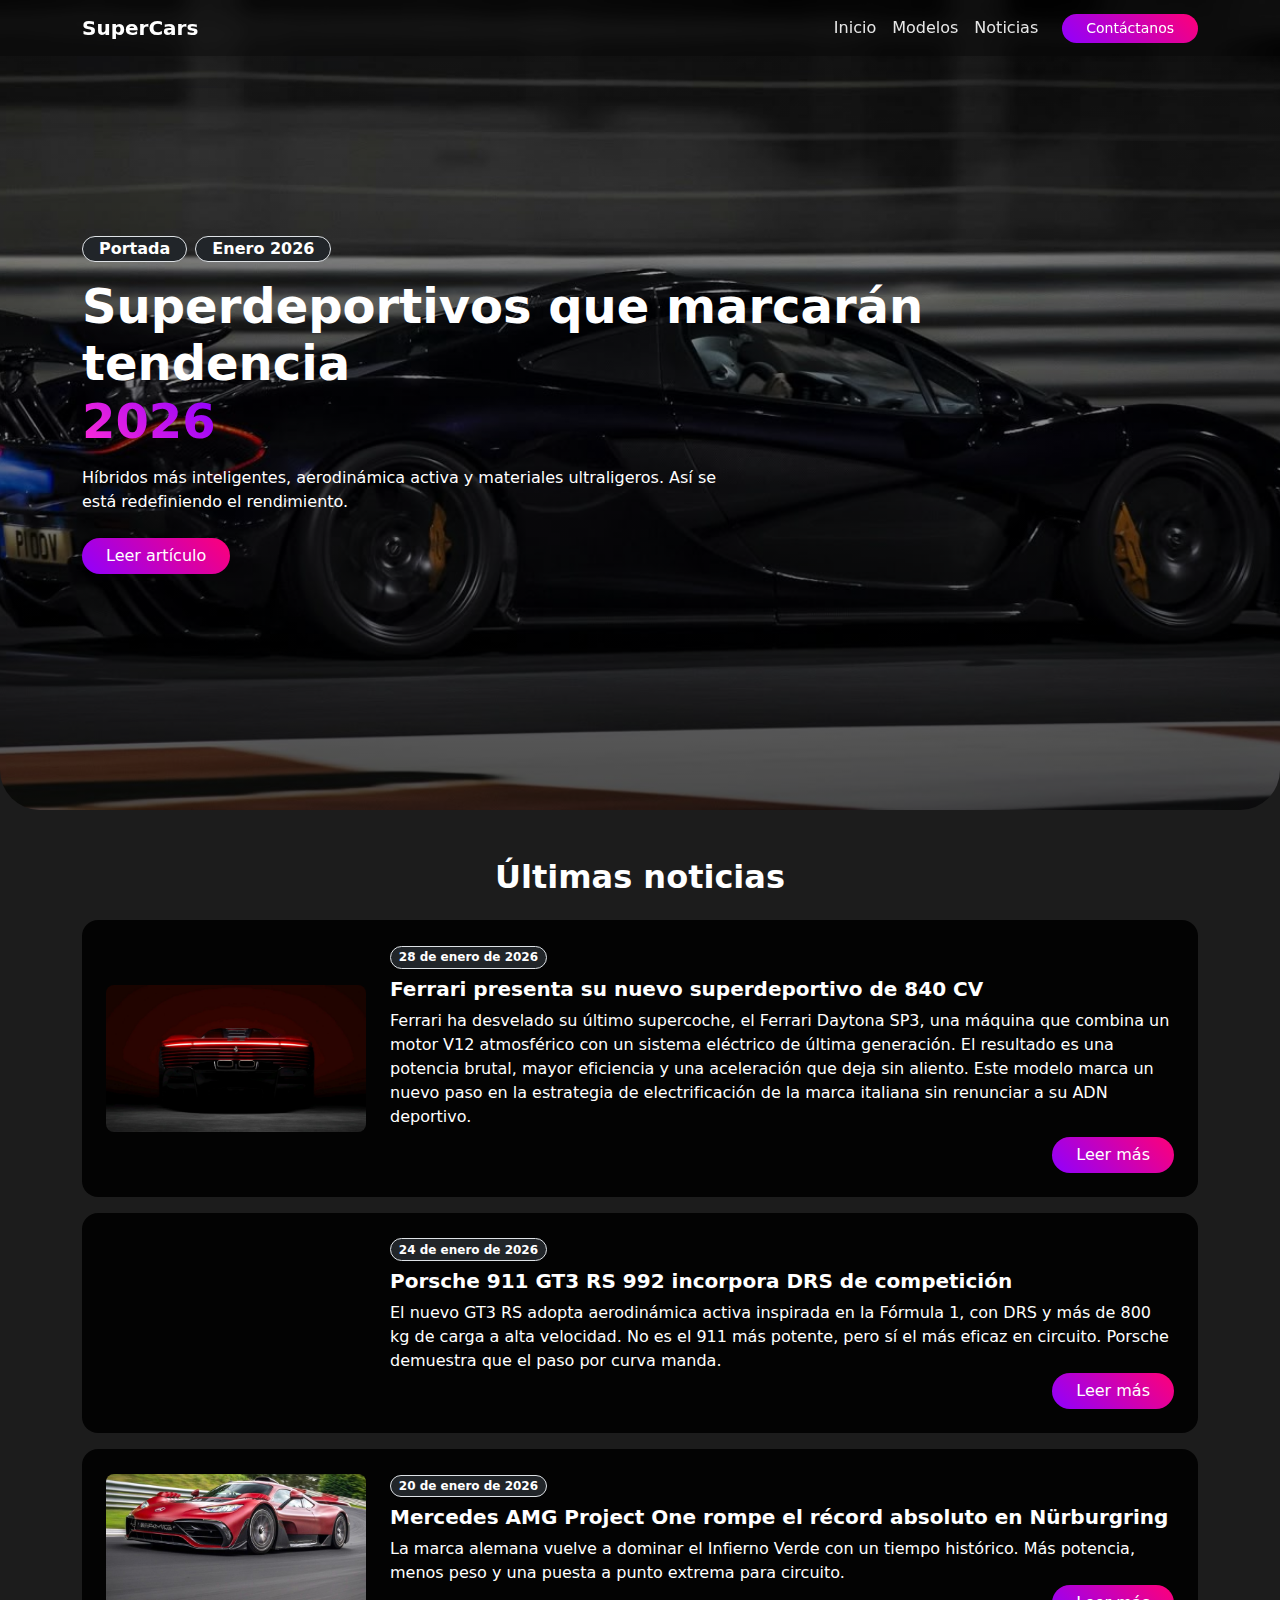
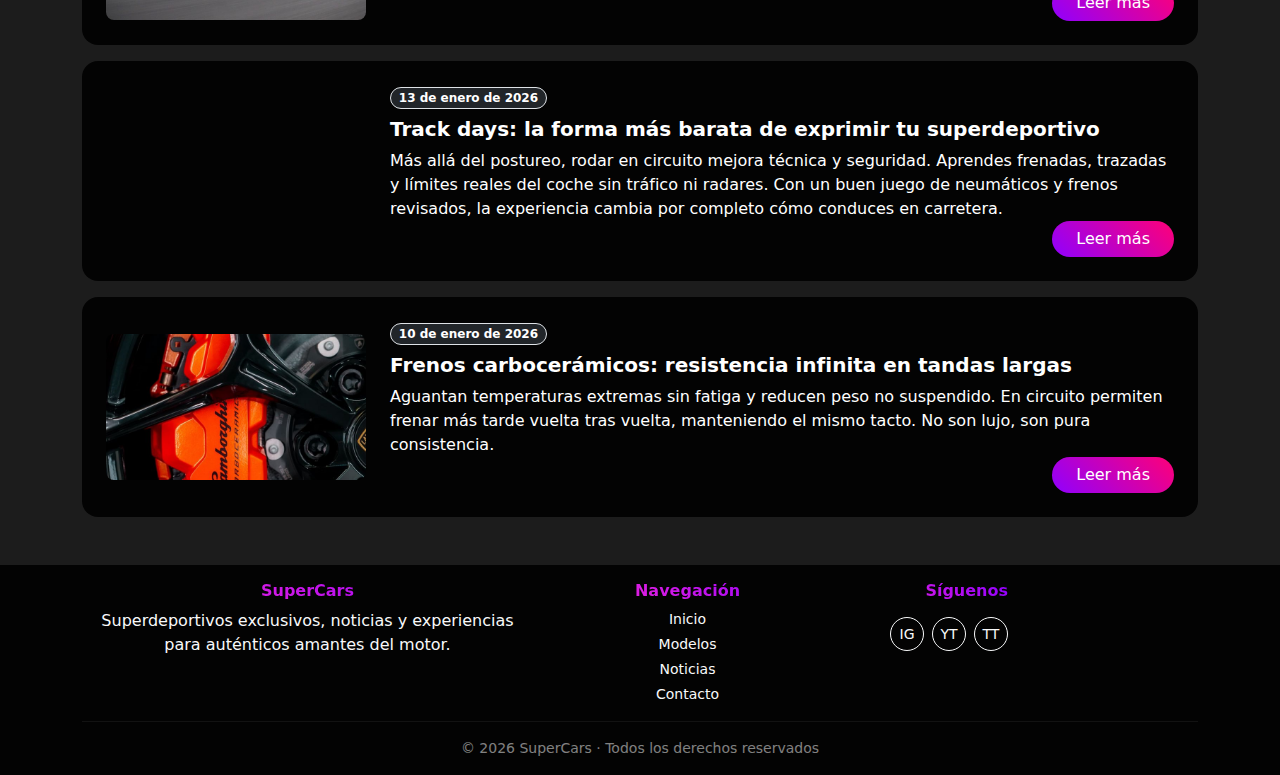
<file: paginas/noticias.html>
<!DOCTYPE html>
<html lang="es">
  <head>
    <meta charset="UTF-8" />
    <meta name="viewport" content="width=device-width, initial-scale=1" />
    <title>SuperCars · Noticias</title>

    <!-- Bootstrap -->
    <link
      href="https://cdn.jsdelivr.net/npm/bootstrap@5.3.2/dist/css/bootstrap.min.css"
      rel="stylesheet"
    />
    <!-- Tu CSS -->
    <link rel="stylesheet" href="../css/style.css" />
  </head>

  <body class="text-white">
    <!-- ================= NAVBAR ================= -->
    <nav
      class="navbar navbar-expand-lg navbar-dark fixed-top navbar-transparent py-2"
    >
      <div class="container">
        <a class="navbar-brand fw-bold" href="../index.html">SuperCars</a>

        <button
          class="navbar-toggler"
          type="button"
          data-bs-toggle="collapse"
          data-bs-target="#navbarNav"
        >
          <span class="navbar-toggler-icon"></span>
        </button>

        <div class="collapse navbar-collapse" id="navbarNav">
          <ul class="navbar-nav ms-auto align-items-lg-center">
            <li class="nav-item">
              <a class="nav-link" href="../index.html">Inicio</a>
            </li>
            <li class="nav-item">
              <a class="nav-link" href="modelos.html">Modelos</a>
            </li>
            <li class="nav-item">
              <a class="nav-link active" href="#">Noticias</a>
            </li>
            <li class="nav-item ms-lg-3 mt-2 mt-lg-0">
              <a
                class="btn btn-gradient btn-sm rounded-pill px-4"
                href="contacto-cuestionario.html"
              >
                Contáctanos
              </a>
            </li>
          </ul>
        </div>
      </div>
    </nav>

    <!-- ================= HERO NOTICIAS ================= -->
    <header class="news-hero d-flex align-items-center" style=" min-height: 90vh; background: linear-gradient(to bottom, rgba(0,0,0,.15), rgba(0,0,0,.7)), url('../imgs/senna.jpeg') center/cover no-repeat; border-bottom-left-radius: 40px; border-bottom-right-radius: 40px;">
      <div class="container pb-5">
        <!-- BADGES -->
        <div class="d-flex gap-2 mb-3 pt-5">
          <span class="badge rounded-pill text-bg-dark border px-3 py-1 fs-6"
            >Portada</span
          >
          <span class="badge rounded-pill text-bg-dark border px-3 py-1 fs-6"
            >Enero 2026</span
          >
        </div>

        <!-- TITULAR -->
        <h1 class="display-5 fw-bold mb-3">
          Superdeportivos que marcarán tendencia
          <br />
          <span class="text-gradient">2026</span>
        </h1>

        <!-- SUBTÍTULO -->
        <p class="text-white-75 col-lg-7 mb-4">
          Híbridos más inteligentes, aerodinámica activa y materiales
          ultraligeros. Así se está redefiniendo el rendimiento.
        </p>

        <!-- CTA ÚNICO -->
        <button
          class="btn btn-gradient rounded-pill px-4"
          data-bs-toggle="modal"
          data-bs-target="#modalNoticia"
          data-title="Los superdeportivos que marcarán tendencia en 2026"
          data-date="Enero 2026"
          data-tag="Portada"
          data-img="../imgs/ferrari.jpg"
          data-content="El panorama de los superdeportivos en 2026 está cambiando en silencio, pero de forma radical. Más allá de cifras llamativas o titulares explosivos, lo que realmente está evolucionando es la filosofía de diseño y desarrollo.

Las marcas están apostando por plataformas modulares capaces de adaptarse a distintos niveles de rendimiento sin rediseñar el vehículo completo. Esto permite ediciones más exclusivas, configuraciones personalizadas y una evolución constante a lo largo del ciclo de vida del modelo.

La simulación digital y la inteligencia artificial están redefiniendo el proceso de ingeniería. Antes de que una pieza toque el asfalto, ya ha sido probada miles de veces en entornos virtuales extremadamente precisos. Esto reduce errores, acelera el desarrollo y permite optimizaciones impensables hace solo una década.

También se observa una tendencia clara hacia habitáculos más minimalistas y centrados en el conductor. Menos pantallas innecesarias, más enfoque en ergonomía, materiales táctiles y experiencia sensorial pura. El lujo ya no es exceso, sino precisión.

En 2026 el superdeportivo no solo es más rápido: es más refinado, más pensado y más coherente. La verdadera revolución no está en la potencia bruta, sino en cómo cada elemento trabaja en armonía para ofrecer una experiencia de conducción total.
"
        >
          Leer artículo
        </button>
      </div>
    </header>
    <section class="py-5 text-white">
      <div class="container">
        <h2 class="fw-bold mb-4 text-center">Últimas noticias</h2>

        <div class="row g-3 justify-content-center">
          <!-- NOTICIA 1 -->
          <div class="col-12">
            <article
              class="news-row rounded-4 d-flex flex-column flex-md-row align-items-center gap-4 p-4" style="background: #000000e3" >
              <img
                src="../imgs/FERRARIDAYTONA.jpeg"
                alt="Track day"
                class="img-fluid rounded-3 object-fit-cover" style="max-width:260px; aspect-ratio:16/9;">
              

              <div class="flex-grow-1">
                <span class="badge rounded-pill text-bg-dark border mb-2">
                  28 de enero de 2026
                </span>

                <h5 class="fw-bold mb-2">
                  Ferrari presenta su nuevo superdeportivo de 840 CV
                </h5>

                <p class="text-white-75 mb-2" >
                  Ferrari ha desvelado su último supercoche, el Ferrari Daytona
                  SP3, una máquina que combina un motor V12 atmosférico con un
                  sistema eléctrico de última generación. El resultado es una
                  potencia brutal, mayor eficiencia y una aceleración que deja
                  sin aliento. Este modelo marca un nuevo paso en la estrategia
                  de electrificación de la marca italiana sin renunciar a su ADN
                  deportivo.
                </p>
                <div class="mt-auto text-end">
                  <button
                    class="btn btn-gradient rounded-pill px-4"
                    data-bs-toggle="modal"
                    data-bs-target="#modalNoticia"
                    data-title="Ferrari presenta su nuevo superdeportivo de 840 CV"
                    data-date="28 de enero de 2026"
                    data-content="Ferrari ha presentado el Daytona SP3 como uno de los proyectos más emocionales y exclusivos de su historia reciente. Inspirado en los prototipos de resistencia de los años 60, este modelo recupera la esencia más pura de la marca italiana combinando diseño retro con tecnología actual de alto rendimiento.

Bajo su carrocería esculpida se esconde un V12 atmosférico capaz de girar a regímenes altísimos sin necesidad de sobrealimentación. La respuesta es instantánea, lineal y tremendamente visceral, ofreciendo una experiencia de conducción que prioriza sensaciones por encima de cifras.

El uso intensivo de fibra de carbono reduce peso y aumenta la rigidez estructural, mientras que la aerodinámica activa optimiza la estabilidad a alta velocidad. Cada toma de aire y cada superficie han sido diseñadas en túnel de viento para maximizar la carga sin penalizar la velocidad punta.

El resultado es un superdeportivo extremadamente exclusivo, producido en unidades limitadas, pensado para coleccionistas y entusiastas que buscan algo más que prestaciones: buscan carácter, historia y ADN Ferrari en estado puro.
"
                  >
                    Leer más
                  </button>
              </div>
            </article>
          </div>

          <!-- NOTICIA 2 -->
          <div class="col-12">
            <article
              class="news-row rounded-4 d-flex flex-column flex-md-row align-items-center gap-4 p-4" style="background: #000000e3" >
              <video class="img-fluid rounded-3 object-fit-cover" style="max-width:260px; aspect-ratio:16/9;" autoplay muted loop playsinline>
                <source src="https://res.cloudinary.com/doiaqcxy9/video/upload/q_auto,f_auto,w_960/From_KlickPin_CF_A_landmark_in_any_city_trvu3m.mp4">
              </video>

              <div class="flex-grow-1">
                <span class="badge rounded-pill text-bg-dark border mb-2">
                  24 de enero de 2026
                </span>

                <h5 class="fw-bold mb-2">
                  Porsche 911 GT3 RS 992 incorpora DRS de competición
                </h5>

                <p class="text-white-75 mb-0">
                  El nuevo GT3 RS adopta aerodinámica activa inspirada en la
                  Fórmula 1, con DRS y más de 800 kg de carga a alta velocidad.
                  No es el 911 más potente, pero sí el más eficaz en circuito.
                  Porsche demuestra que el paso por curva manda.
                </p>
                <div class="mt-auto text-end">
                  <button
                    class="btn btn-gradient rounded-pill px-4"
                    data-bs-toggle="modal"
                    data-bs-target="#modalNoticia"
                    data-title="Porsche 911 GT3 RS 992 incorpora DRS de competición"
                    data-date="24 de enero de 2026"
                    data-content="El nuevo 911 GT3 RS representa el enfoque más radical que Porsche ha aplicado jamás a un modelo de calle. Más que un deportivo convencional, es prácticamente un coche de competición homologado para circular, desarrollado con la obsesión de rebajar cada décima en circuito.

La aerodinámica activa es su gran protagonista. Incorpora un sistema DRS heredado de la Fórmula 1 que reduce resistencia en recta y genera una enorme carga en curva, superando cifras propias de un GT3 de carreras. A alta velocidad, el apoyo supera los 800 kg, transformando por completo el paso por curva.

La suspensión permite ajustes independientes de compresión y rebote, algo inédito en un coche de calle. Esto, sumado a frenos de alto rendimiento y neumáticos semi-slick, convierte cada tanda en una experiencia extremadamente precisa y técnica.

Puede que no sea el 911 más potente, pero sí el más eficaz. Porsche demuestra una vez más que la clave del rendimiento real no está solo en los caballos, sino en el equilibrio total del conjunto.
"
                  >
                    Leer más
                  </button>
              </div>
            </article>
          </div>

          <!-- NOTICIA 3 -->
          <div class="col-12">
            <article
              class="news-row rounded-4 d-flex flex-column flex-md-row align-items-center gap-4 p-4" style="background: #000000e3" >
              <img
                src="../imgs/projectOne.jpg"
                alt="Tecnología Ferrari"
                class="img-fluid rounded-3 object-fit-cover" style="max-width:260px; aspect-ratio:16/9;"
              />

              <div class="flex-grow-1">
                <span class="badge rounded-pill text-bg-dark border mb-2">
                  20 de enero de 2026
                </span>

                <h5 class="fw-bold mb-2">
                  Mercedes AMG Project One rompe el récord absoluto en
                  Nürburgring
                </h5>

                <p class="text-white-75 mb-0">
                  La marca alemana vuelve a dominar el Infierno Verde con un
                  tiempo histórico. Más potencia, menos peso y una puesta a
                  punto extrema para circuito.
                </p>
                  <div class="mt-auto text-end">
                    <button
                      class="btn btn-gradient rounded-pill px-4"
                      data-bs-toggle="modal"
                      data-bs-target="#modalNoticia"
                      data-title="Mercedes AMG Project One rompe el récord absoluto en Nürburgring"
                      data-date="20 de enero de 2026"
                      data-content="El Mercedes AMG Project One es probablemente el hiperdeportivo más cercano a un monoplaza de Fórmula 1 que se puede matricular. Su sistema híbrido deriva directamente del motor utilizado por Mercedes en el campeonato del mundo, trasladando tecnología de competición a la carretera como nunca antes.

Combina un motor V6 turbo de altas revoluciones con varios motores eléctricos que aportan potencia instantánea y vectorización de par. El resultado supera los 1.000 CV y permite aceleraciones que rivalizan con prototipos de Le Mans.

Pero su verdadera magia aparece en circuito. La ligereza del chasis, la aerodinámica activa y la gestión electrónica permiten tiempos récord, como el conseguido recientemente en Nürburgring, donde ha marcado un tiempo de  6:30.000, el mejor registro histórico para un coche matriculable.

Más que un coche, es una demostración tecnológica: un escaparate rodante de lo que la ingeniería moderna puede lograr cuando no existen límites presupuestarios ni concesiones al confort.
"
                    >
                      Leer más
                    </button>
              </div>
            </article>
          </div>
          <!-- NOTICIA 4 -->
          <div class="col-12">
            <article
              class="news-row rounded-4 d-flex flex-column flex-md-row align-items-center gap-4 p-4" style="background: #000000e3" >
              <video class="img-fluid rounded-3 object-fit-cover" style="max-width:260px; aspect-ratio:16/9;" autoplay muted loop playsinline>
                <source src="https://res.cloudinary.com/doiaqcxy9/video/upload/q_auto,f_auto,w_960/From_KlickPin_CF_%D0%9F%D0%B8%D0%BD_%D0%BE%D1%82_%D0%BF%D0%BE%D0%BB%D1%8C%D0%B7%D0%BE%D0%B2%D0%B0%D1%82%D0%B5%D0%BB%D1%8F_Haroldo_Grave_%D0%BD%D0%B0_%D0%B4%D0%BE%D1%81%D0%BA%D0%B5_Instagram___%D0%90%D0%B2%D1%82%D0%BE%D1%81%D0%BF%D0%BE%D1%80%D1%82_%D0%A1%D0%BF%D0%BE%D1%80%D1%82%D0%B8%D0%B2%D0%BD%D1%8B%D0%B5_%D0%B0%D0%B2%D1%82%D0%BE%D0%BC%D0%BE%D0%B1%D0%B8%D0%BB%D0%B8_%D0%A1%D1%83%D0%BF%D0%B5%D1%80%D0%BA%D0%B0%D1%80%D1%8B_n5wsad.mp4">
              </video>
              <div class="flex-grow-1">
                <span class="badge rounded-pill text-bg-dark border mb-2">
                  13 de enero de 2026
                </span>

                <h5 class="fw-bold mb-2">
                  Track days: la forma más barata de exprimir tu superdeportivo
                </h5>

                <p class="text-white-75 mb-0">
                  Más allá del postureo, rodar en circuito mejora técnica y seguridad. Aprendes frenadas, trazadas y límites reales del coche sin tráfico ni radares. Con un buen juego de neumáticos y frenos revisados, la experiencia cambia por completo cómo conduces en carretera.
                </p>
                  <div class="mt-auto text-end">
                    <button
                      class="btn btn-gradient rounded-pill px-4"
                      data-bs-toggle="modal"
                      data-bs-target="#modalNoticia"
                      data-title="Track days: la forma más barata de exprimir tu superdeportivo"
                      data-date="13 de enero de 2026"                   
                      data-content="Los track days se han convertido en la forma más segura, accesible y emocionante de disfrutar un superdeportivo. Lejos del tráfico y las limitaciones de la carretera abierta, el circuito ofrece el entorno perfecto para explorar los límites reales del coche sin riesgos innecesarios.

Durante una jornada de tandas, el conductor aprende a frenar más tarde, trazar mejor y gestionar neumáticos y temperaturas. Cada vuelta es una clase práctica de conducción deportiva, algo imposible de experimentar en el día a día.

Además, permiten conocer mejor la mecánica del vehículo. Ajustes de presiones, desgaste de frenos y comportamiento del chasis cobran protagonismo, ayudando a entender cómo responde el coche bajo estrés.

Más allá del postureo, rodar en circuito mejora la técnica, la seguridad y la confianza al volante. Es, probablemente, la inversión más rentable para cualquier amante de los deportivos.
"
                    >
                      Leer más
                    </button>
              </div>
            </article>  
        </div>
        <!-- NOTICIA 5 -->
         <div class="col-12">
            <article
              class="news-row rounded-4 d-flex flex-column flex-md-row align-items-center gap-4 p-4" style="background: #000000e3"> 
              <img
                src="../imgs/frenosCarbo.jpeg"
                alt="Track day"
                class="img-fluid rounded-3 object-fit-cover" style="max-width:260px; aspect-ratio:16/9;"
              />

              <div class="flex-grow-1">
                <span class="badge rounded-pill text-bg-dark border mb-2">
                  10 de enero de 2026
                </span>

                <h5 class="fw-bold mb-2">
                  Frenos carbocerámicos: resistencia infinita en tandas largas
                </h5>

                <p class="text-white-75 mb-0">
                  Aguantan temperaturas extremas sin fatiga y reducen peso no suspendido.
                   En circuito permiten frenar más tarde vuelta tras vuelta, manteniendo el mismo tacto.
                   No son lujo, son pura consistencia.
                </p>
                  <div class="mt-auto text-end">
                    <button
                      class="btn btn-gradient rounded-pill px-4"
                      data-bs-toggle="modal"
                      data-bs-target="#modalNoticia"
                      data-title="Frenos carbocerámicos: resistencia infinita en tandas largas"
                      data-date="10 de enero de 2026"
                      data-content="Los frenos carbocerámicos se han convertido en un elemento imprescindible en los superdeportivos modernos. Su principal ventaja es la resistencia extrema al calor, permitiendo mantener la misma potencia de frenada incluso tras múltiples vueltas exigentes.

A diferencia de los discos de acero tradicionales, estos reducen significativamente el peso no suspendido, mejorando la agilidad del coche y la respuesta de la suspensión. El resultado es una conducción más precisa y estable.

En circuito, la diferencia es clara: se puede frenar más tarde y con mayor confianza, vuelta tras vuelta, sin aparición de fatiga o pérdida de rendimiento. Esto se traduce directamente en mejores tiempos.

Aunque su coste es elevado, no son un lujo estético, sino una mejora funcional que aporta seguridad, consistencia y rendimiento real cuando más se necesita.
"
                    >
                      Leer más
                    </button>
              </div>
            </article>
          </div>
      </div>
    </section>

    <!-- ================= FOOTER ================= -->
    <footer class="py-3 text-center text-secondary" style="background:#000000e3">
      <div class="container">
                <div class="row gy-4 align-items-start">

                    <!-- MARCA -->
                    <div class="col-lg-5">
                        <h6 class="fw-bold text-gradient mb-2">SuperCars</h6>
                        <p class="text-light mb-0">
                            Superdeportivos exclusivos, noticias y experiencias
                            para auténticos amantes del motor.
                        </p>
                    </div>

                    <!-- NAVEGACIÓN -->
                    <div class="col-6 col-lg-3">
                        <h6 class="fw-bold text-gradient mb-2">Navegación</h6>
                        <ul class="list-unstyled small mb-0">
                            <li class="mb-1">
                                <a href="../index.html"
                                    class="text-light text-decoration-none link-light">Inicio</a>
                            </li>
                            <li class="mb-1">
                                <a href="../paginas/modelos.html"
                                    class="text-light text-decoration-none link-light">Modelos</a>
                            </li>
                            <li class="mb-1">
                                <a href="../paginas/noticias.html"
                                    class="text-light text-decoration-none link-light">Noticias</a>
                            </li>
                            <li>
                                <a href="../paginas/contacto-cuestionario.html"
                                    class="text-light text-decoration-none link-light">Contacto</a>
                            </li>
                        </ul>
                    </div>

                    <!-- REDES -->
                    <div class="col-lg-2 text-lg-end text-center">
                        <h6 class="fw-bold text-gradient mb-2">Síguenos</h6>
                        <div class="d-flex justify-content-center justify-content-lg-end gap-2 mt-3">
                            <a href="#" class="btn btn-outline-light btn-sm rounded-circle p-1 lh-1">IG</a>
                            <a href="#" class="btn btn-outline-light btn-sm rounded-circle p-1 lh-1">YT</a>
                            <a href="#" class="btn btn-outline-light btn-sm rounded-circle p-1 lh-1">TT</a>
                        </div>
                    </div>

                </div>

                <hr class="border-light border-opacity-25 my-3">

                <div class="text-center text-white-50 small">
                    © 2026 SuperCars · Todos los derechos reservados
                </div>
            </div>
    </footer>

    <!-- ================= MODAL ================= -->
    <div class="modal fade" id="modalNoticia" tabindex="-1" aria-hidden="true">
      <div class="modal-dialog modal-dialog-centered modal-lg">
        <div class="modal-content bg-dark text-white border-secondary">
          <div class="modal-header border-secondary">
            <div>
              <h5 class="modal-title fw-bold" id="modalTitle"></h5>
              <small class="text-white-50" id="modalDate"></small>
            </div>
            <button
              type="button"
              class="btn-close btn-close-white"
              data-bs-dismiss="modal"
            ></button>
          </div>

          <div class="modal-body">
            <img id="modalImg" class="img-fluid rounded mb-3" alt="" />
            <p id="modalContent"></p>
          </div>
        </div>
      </div>
    </div>

    <script>
      const modal = document.getElementById("modalNoticia");
      modal.addEventListener("show.bs.modal", (event) => {
        const btn = event.relatedTarget;
        document.getElementById("modalTitle").textContent = btn.dataset.title;
        document.getElementById("modalDate").textContent = btn.dataset.date;
        document.getElementById("modalImg").src = btn.dataset.img;
        document.getElementById("modalContent").textContent =
          btn.dataset.content;
      });
    </script>

    <script src="https://cdn.jsdelivr.net/npm/bootstrap@5.3.2/dist/js/bootstrap.bundle.min.js"></script>
  </body>
</html>
</file>
<file: css/style.css>
:root {
  --bg: #000000e3;
  --panel: #12132b;
  --a1: #8f00ff;
  --a2: #ff0077;
  --hot: #ff2bd6;
  --glass: rgba(20, 20, 30, 0.75);
}

body {
  background: var(--bg);
  font-family: "Segoe UI", system-ui, -apple-system, Arial, sans-serif;
}

.navbar-transparent {
  background: rgba(0, 0, 0, 0.25);
  backdrop-filter: blur(8px);
  -webkit-backdrop-filter: blur(8px);
}

.navbar-dark .navbar-nav .nav-link {
  color: rgba(255, 255, 255, 0.9);
  font-weight: 500;
  transition: color 0.25s;
}

.navbar-dark .navbar-nav .nav-link:hover {
  color: var(--hot);
}

.btn-gradient {
  background: linear-gradient(45deg, var(--a1), var(--a2));
  color: #fff;
  border: 0;
  transition: transform 0.25s, box-shadow 0.25s;
}

.btn-gradient:hover {
  transform: translateY(-3px);
  box-shadow: 0 10px 30px rgba(255, 0, 200, 0.4);
}

.btn-outline-gradient {
  border: 1px solid var(--a1);
  color: var(--a1);
}

.text-gradient {
  background: linear-gradient(45deg, var(--hot), var(--a1));
  -webkit-background-clip: text;
  background-clip: text;
  -webkit-text-fill-color: transparent;
  color: transparent;
}

.hero-image {
  background: url("../tiago-ferreira-VofrTG1EUpE-unsplash.jpg")
    center/cover no-repeat;
  border-radius: 0 0 40px 40px;
  box-shadow: 0 30px 60px rgba(0, 0, 0, 0.6);
}

.hero-modelos {
  min-height: 90vh;
  background: url("../campbell-3ZUsNJhi_Ik-unsplash.jpg") center / cover no-repeat;
  position: relative;
  border-radius: 0 0 40px 40px;
  overflow: hidden;
  box-shadow: 0 30px 60px rgba(0, 0, 0, 0.6);
}

.news-hero {
  min-height: 90vh;
  background: linear-gradient(
      to bottom,
      rgba(0, 0, 0, 0.15),
      rgba(0, 0, 0, 0.7)
    ),
    url("../imgs/senna.jpeg") center/cover no-repeat;
  border-bottom-left-radius: 40px;
  border-bottom-right-radius: 40px;
}
.news-row {
    background: #000000e3;
}

.hero-image:after {
  content: "";
  position: absolute;
  inset: auto 0 0;
  height: 140px;
  background: linear-gradient(
    180deg,
    rgba(10, 10, 30, 0),
    rgba(8, 8, 20, 0.9) 60%,
    rgba(8, 8, 20, 1)
  );
  pointer-events: none;
}

@media (max-width: 767px) {
  .hero-image {
    border-radius: 0 0 20px 20px;
  }

  .hero-image:after {
    height: 90px;
  }
}

.bg-panel,
.car-card {
  background: var(--panel);
}

.car-card {
  color: #fff;
}

.offcanvas-center {
  top: 50%;
  left: 50%;
  transform: translate(-50%, -50%) !important;
  width: min(600px, 90%);
  max-height: 55vh;
  border-radius: 16px;
}

.offcanvas-backdrop {
  backdrop-filter: blur(6px);
  background: rgba(0, 0, 0, 0.6);
}

.offcanvas-center .offcanvas-body video {
  max-height: 120px;
  width: 100%;
  object-fit: cover;
}
.carousel-3d {
  position: relative;
  height: 450px;
  perspective: 1400px;
  overflow: hidden;
  cursor: grab;
  user-select: none;
}
.carousel-track {
  position: absolute;
  inset: 0;
  transform-style: preserve-3d;
  transition: transform 0.8s cubic-bezier(0.77, 0, 0.175, 1);
}

.carousel-card {
  position: absolute;
  top: 50%;
  left: 50%;
  width: 280px;
  height: 380px;
  border-radius: 16px;
  overflow: hidden;
  background: #000;
  transition: transform 1s, opacity 1s;
}

.carousel-card img {
  width: 100%;
  height: 100%;
  object-fit: cover;
  filter: brightness(0.5);
  transition: filter 0.6s;
}

.carousel-card.active {
  transform: scale(1.1);
  z-index: 2;
}

.carousel-card.active img {
  filter: brightness(1);
}

.nav-search {
  max-width: 520px;
  width: 100%;
}

.nav-search-input {
  height: 40px;
  padding-left: 44px;
  border-radius: 999px;
  background: rgba(255, 255, 255, 0.12);
  color: #fff;
}

.nav-search-input::placeholder {
  color: #fff;
}

.nav-search-input:focus {
  background: rgba(255, 255, 255, 0.18);
}

.brand-card {
  min-height: 120px;
  border: 1px solid #e0e0e0;
}

.brand-card:hover {
  transform: translateY(-4px);
  border-color: #a855f7;
  box-shadow: 0 8px 20px rgba(168, 85, 247, 0.2);
}

.brand-card img {
  max-height: 60px;
  max-width: 90%;
  object-fit: contain;
}

.img-fluid {
  max-width:260px; aspect-ratio:16/9
}

.car-card-image-wrapper {
  position: relative;
  overflow: hidden;
  height: 260px;
}

.car-card-image-wrapper img {
  width: 100%;
  height: 100%;
  object-fit: cover;
  display: block;
  object-position: center 62%;
}

.car-card-overlay {
  position: absolute;
  inset: 0;
  background: rgba(0, 0, 0, 0.6);
  display: flex;
  place-content: center;
  align-items: center;
  opacity: 0;
  transition: opacity 0.25s;
}

.car-card:hover .car-card-overlay {
  opacity: 1;
}

.car-card:hover .ver-mas-btn {
  background: rgba(255, 255, 255, 0.3);
  border-color: #fff;
}

.car-card-back {
  position: absolute;
  inset: 0;
  transform: rotateY(180deg);
  padding: 20px;
  overflow: auto;
}

.car-card-container.flipped .car-card {
  transform: rotateY(180deg);
}

.car-card-container.flipped .car-card-back {
  transform: rotateY(0);
}
.btn-close-flip:hover {
  transform: scale(1.2);
}

.specs-list li {
  padding: 5px 0;
  border-bottom: 1px solid rgba(255, 255, 255, 0.1);
  color: #ddd;
}

.video-bg {
  position: relative;
  min-height: 100vh;
  overflow: hidden;
  display: flex;
  flex-direction: column;
}

.video-bg video {
  position: absolute;
  width: 100%;
  height: 100%;
  object-fit: cover;
}

.video-overlay {
  position: absolute;
  inset: 0;
  background: rgba(0, 0, 0, 0.6);
}

.bg-glass {
  background: var(--glass);
  backdrop-filter: blur(10px);
  -webkit-backdrop-filter: blur(10px);
  border: 1px solid rgba(255, 255, 255, 0.08);
}

.bg-glass .form-control,
.bg-glass .form-select {
  background: rgba(255, 255, 255, 0.08);
  border-color: rgba(255, 255, 255, 0.15);
  color: #fff;
}

.bg-glass .form-control:focus,
.bg-glass .form-select:focus {
  background: rgba(255, 255, 255, 0.12);
  border-color: var(--hot);
  box-shadow: none;
}

.form-control,
.form-select {
  color: #fff;
}

.form-control::placeholder {
  color: rgba(255, 255, 255, 0.55);
}

.form-control:-webkit-autofill {
  -webkit-text-fill-color: #fff;
}

.footer-dark {
  background: #000000e3;
}

/* prueba */

footer .btn.rounded-circle {
  width: 34px;
  height: 34px;
  display: inline-flex;
  align-items: center;
  justify-content: center;
  padding: 0;
}

.form-control::placeholder { color: rgba(255,255,255,.6); }
</file>
